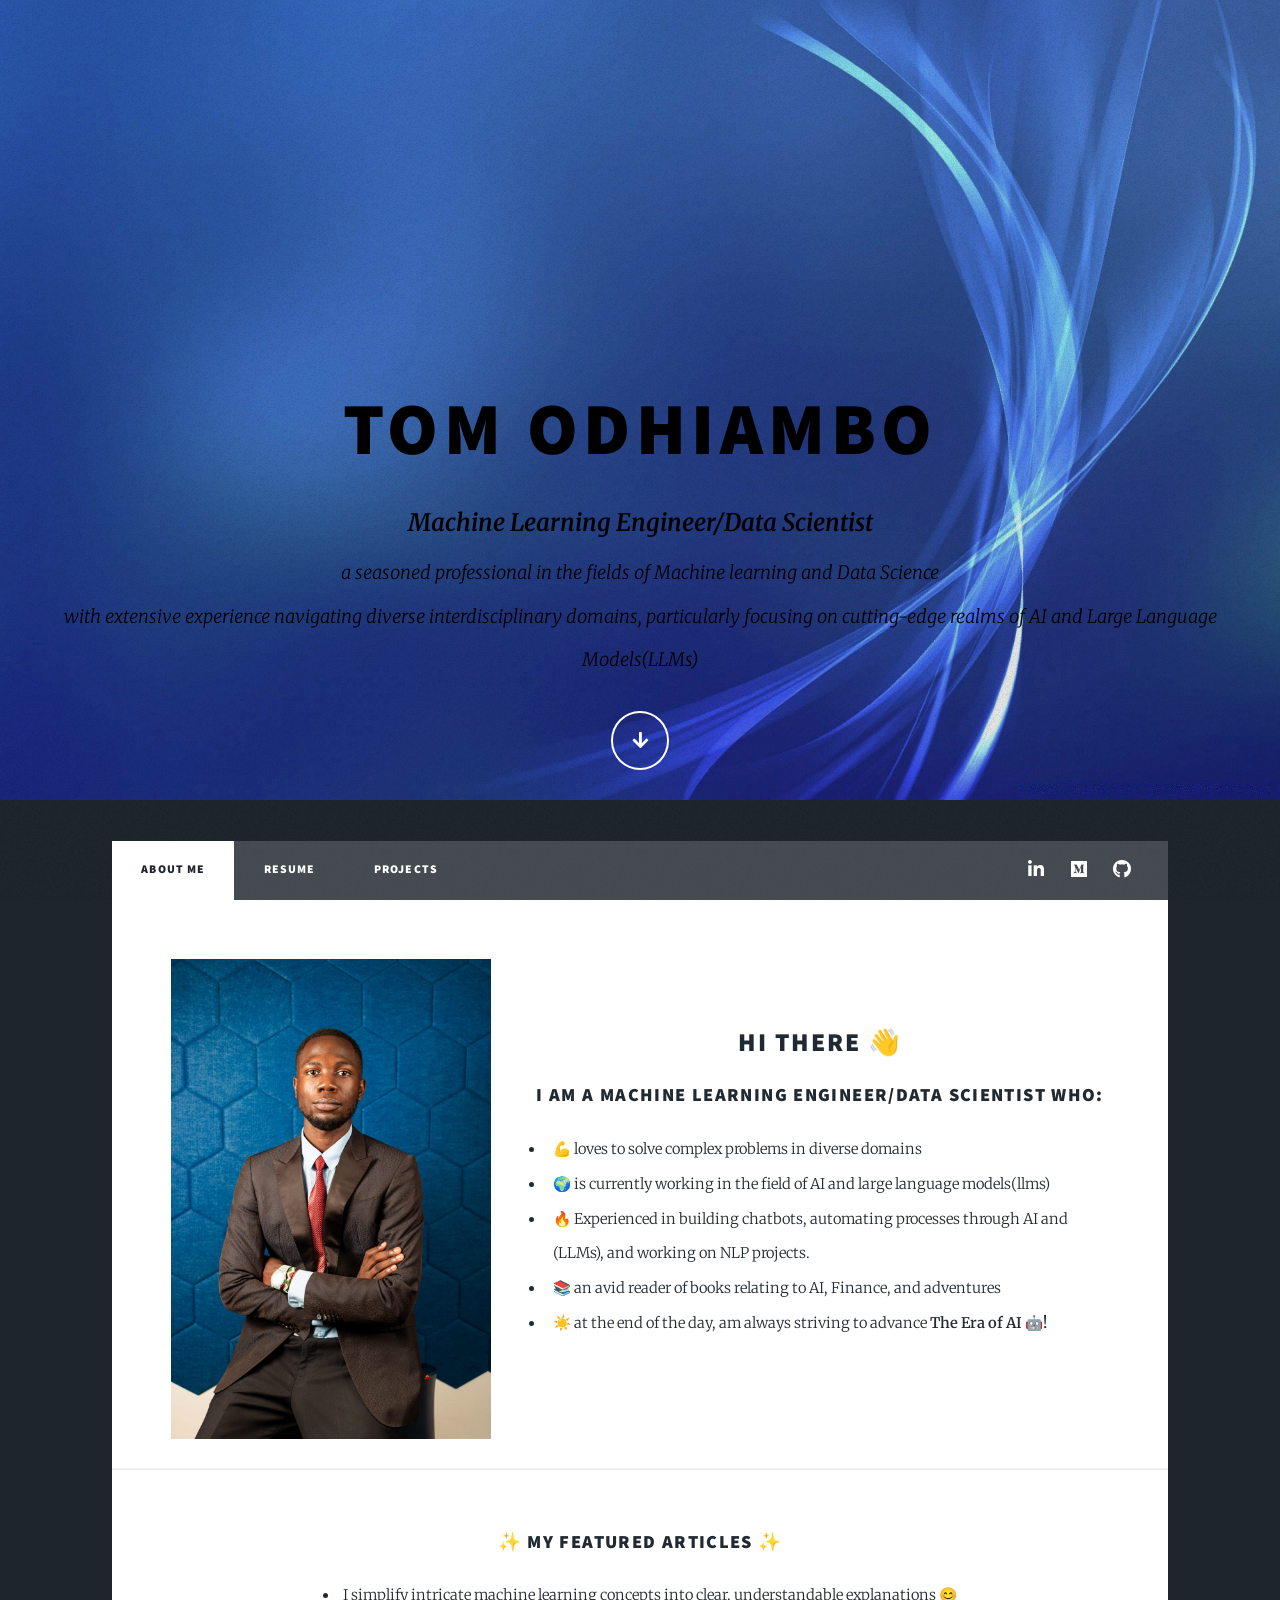
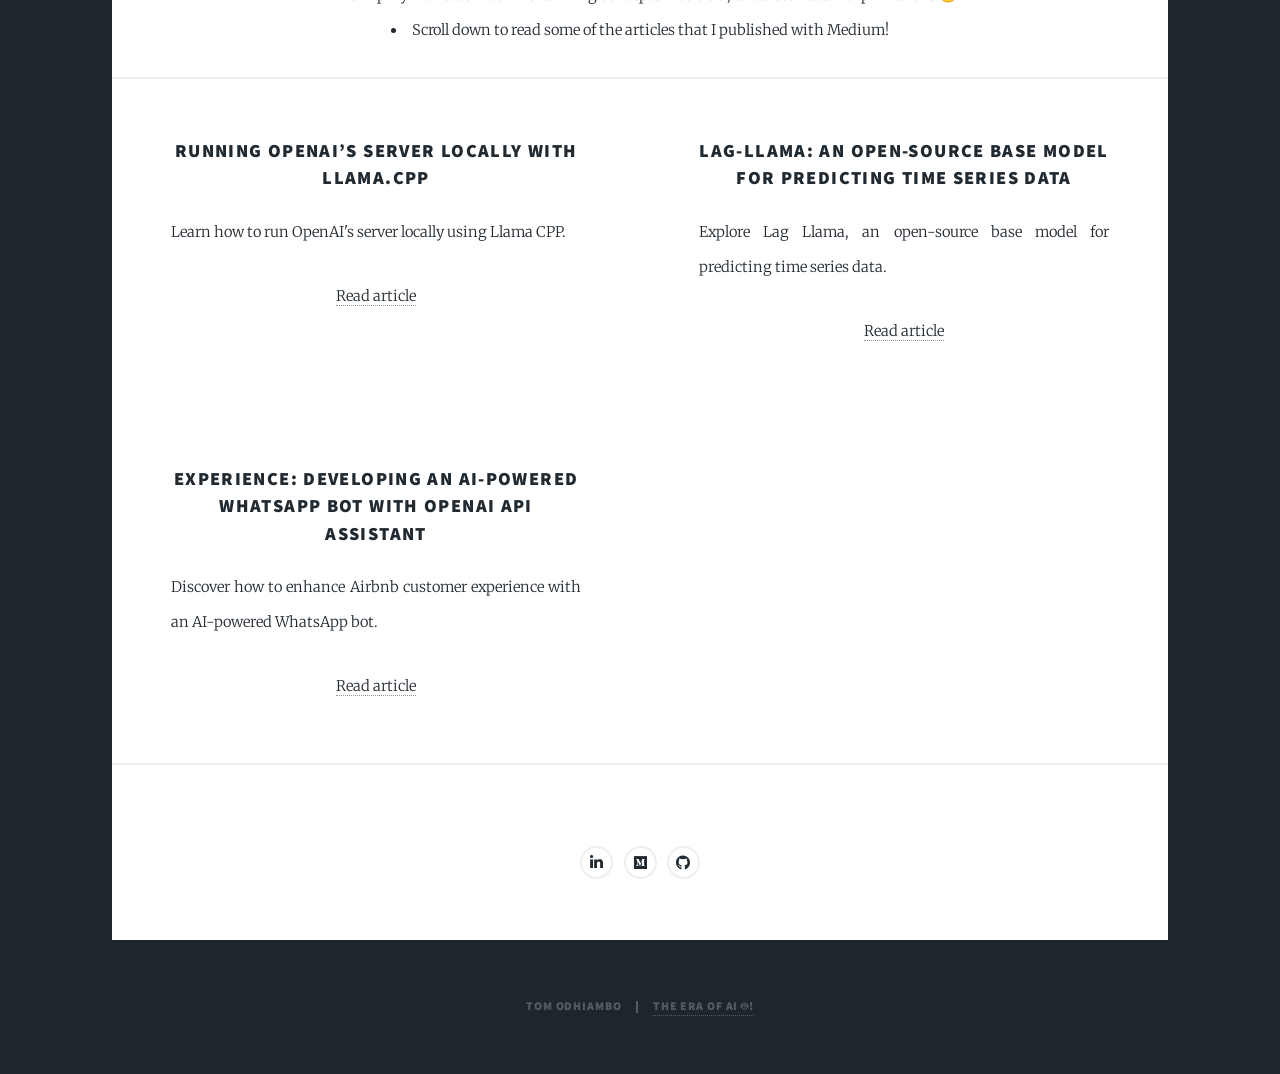
<file: index.html>
<!DOCTYPE HTML>
<!--
	Massively by HTML5 UP
	html5up.net | @ajlkn
	Free for personal and commercial use under the CCA 3.0 license (html5up.net/license)
-->
<html>
	<head>
		<title>Tom Odhiambo</title>
		<meta charset="utf-8" />
		<meta name="viewport" content="width=device-width, initial-scale=1, user-scalable=no" />
		<link rel="stylesheet" href="assets/css/main.css" />
		<noscript><link rel="stylesheet" href="assets/css/noscript.css" /></noscript>
	</head>
	<body class="is-preload">

		<!-- Wrapper -->
			<div id="wrapper" class="fade-in">

				<!-- Intro -->
					<div id="intro">
						<h1 style="color: black;">
						Tom Odhiambo
						</h1>
						<p style="color: black;"><b style="color: black;"><font size=5px>Machine Learning Engineer/Data Scientist</font></b><br> a seasoned professional in the fields of Machine learning and Data Science </br> with extensive experience navigating diverse interdisciplinary domains, particularly focusing on cutting-edge realms of AI and Large Language Models(LLMs) </p>
						<ul class="actions">
							<li><a href="#header" class="button icon solid solo fa-arrow-down scrolly">Continue</a></li>
						</ul>
					</div>

				<!-- Header -->
					<header id="header">
						<a href="index.html" class="logo">The Era of AI 🤖!</a>
					</header>

				<!-- Nav -->
					<nav id="nav">
						<ul class="links">
							<li class="active"><a href="index.html">About Me</a></li>
							<li><a href="generic.html">resume</a></li>
							<li><a href="elements.html">Projects</a></li>
						</ul>
						<ul class="icons">
							<li><a href="https://www.linkedin.com/in/tom-odhiambo/" class="icon brands fa-linkedin-in"><span class="label">LinkedIn</span></a></li>
							<li><a href="https://medium.com/@odhitom09" class="icon brands fa-medium"><span class="label">Medium</span></a></li>
							<li><a href="https://github.com/jaimboh" class="icon brands fa-github"><span class="label">GitHub</span></a></li>
						</ul>
					</nav>

				<!-- Main -->
					<div id="main">
						<!-- Featured Post -->
						<div class="image-txt-container">
							<img src="images/pic2.jpeg" width="360" height="480">
							<article class="post featured">

								<center>
								<h2>
									Hi there 👋
								</h2>
								<h3>I am  a Machine Learning Engineer/Data Scientist who:</h3></center>
								<ul>
								<li>💪 loves to solve complex problems in diverse domains</li>
								<li>🌍 is currently working in the field of AI and large language models(llms)</li>
								<li>🔥 Experienced in building chatbots, automating processes through AI and (LLMs), and working on NLP projects.</li>
								<li>📚 an avid reader of books relating to AI, Finance, and adventures</li>
								<li>☀️ at the end of the day, am always striving to advance <b>The Era of AI 🤖!</b></li>
								</ul>
							</article>
						  </div>


						

						<center>
							<h3>✨ My Featured Articles ✨</h3>
							<center>
								<li> I simplify intricate machine learning concepts into clear, understandable explanations 😊 </li>

								<li> Scroll down to read some of the articles that I published with Medium!</li>
							</center>

							</center>
						<!-- Posts -->
							<section class="posts">
								<div class="article">
									<h3>Running OpenAI’s server Locally with Llama.cpp</h3>
									<p>Learn how to run OpenAI's server locally using Llama CPP.</p>
									<a href="https://medium.com/@odhitom09/running-openais-server-locally-with-llama-cpp-5f29e0d955b7" target="_blank">Read article</a>
								</div>
								
								<div class="article">
									<h3>Lag-Llama: An Open-Source Base Model for Predicting Time Series Data</h3>
									<p>Explore Lag Llama, an open-source base model for predicting time series data.</p>
									<a href="https://medium.com/@odhitom09/lag-llama-an-open-source-base-model-for-predicting-time-series-data-2e897fddf005" target="_blank">Read article</a>
								</div>
								
								<div class="article">
									<h3>Experience: Developing an AI-Powered WhatsApp Bot with OpenAI API Assistant</h3>
									<p>Discover how to enhance Airbnb customer experience with an AI-powered WhatsApp bot.</p>
									<a href="https://medium.com/@odhitom09/enhancing-airbnb-customer-experience-developing-an-ai-powered-whatsapp-bot-with-openai-api-fc5a90a31596" target="_blank">Read article</a>
								</div>
								


								
								
								



							</section>

						<!-- Footer -->
							<footer>

								<center>

									<section>
										<h3></h3>
										<ul class="icons alt">
											<li><a href="https://www.linkedin.com/in/tom-odhiambo/" class="icon brands fa-linkedin-in"><span class="label">LinkedIn</span></a></li>
											<li><a href="https://medium.com/@odhitom09" class="icon brands fa-medium"><span class="label">Medium</span></a></li>
											<li><a href="https://github.com/jaimboh" class="icon brands fa-github"><span class="label">GitHub</span></a></li>
										</ul>
									
								</section>
							</center>
							</footer>

					</div>


					


				<!-- Copyright -->
					<div id="copyright">
						<ul><li> tom odhiambo</li><li> <a href="#">The Era of AI 🤖!</a></li></ul>
					</div>

			</div>

		<!-- Scripts -->
			<script src="assets/js/jquery.min.js"></script>
			<script src="assets/js/jquery.scrollex.min.js"></script>
			<script src="assets/js/jquery.scrolly.min.js"></script>
			<script src="assets/js/browser.min.js"></script>
			<script src="assets/js/breakpoints.min.js"></script>
			<script src="assets/js/util.js"></script>
			<script src="assets/js/main.js"></script>

	</body>
</html>
</file>
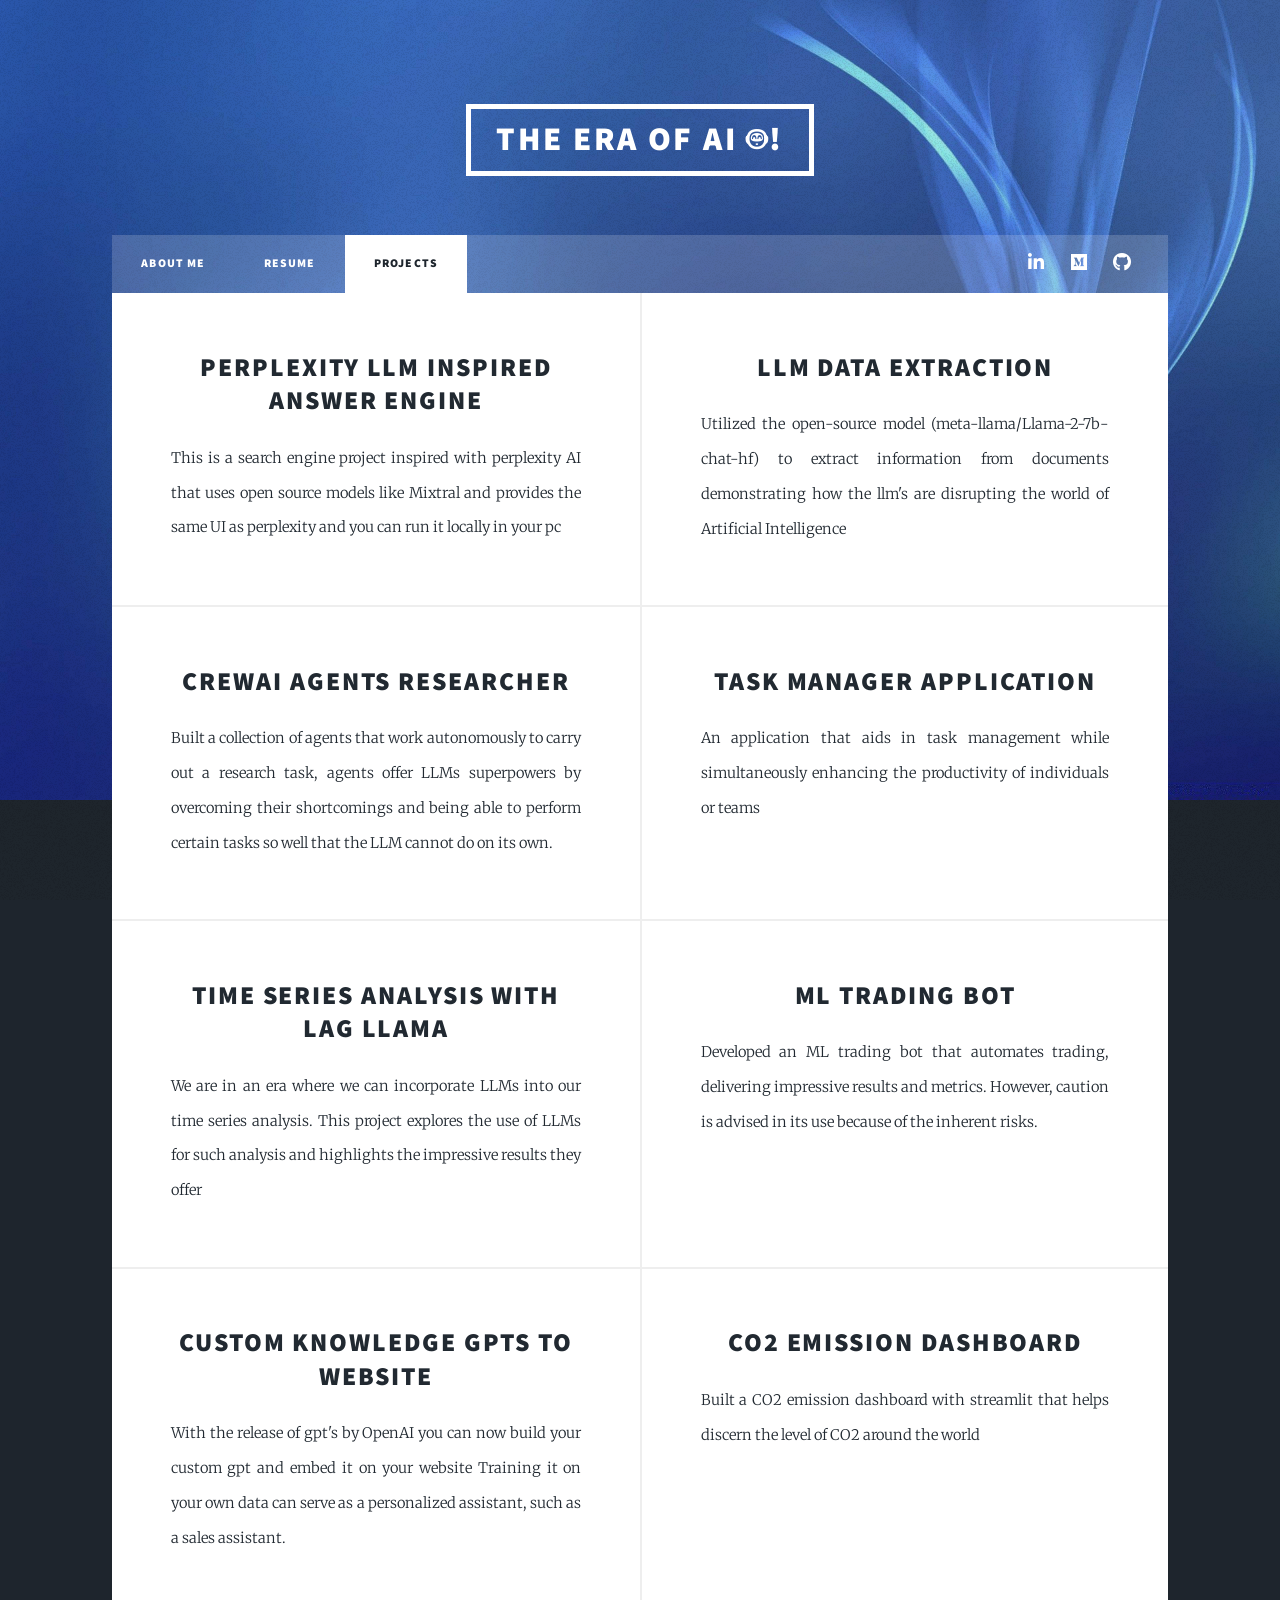
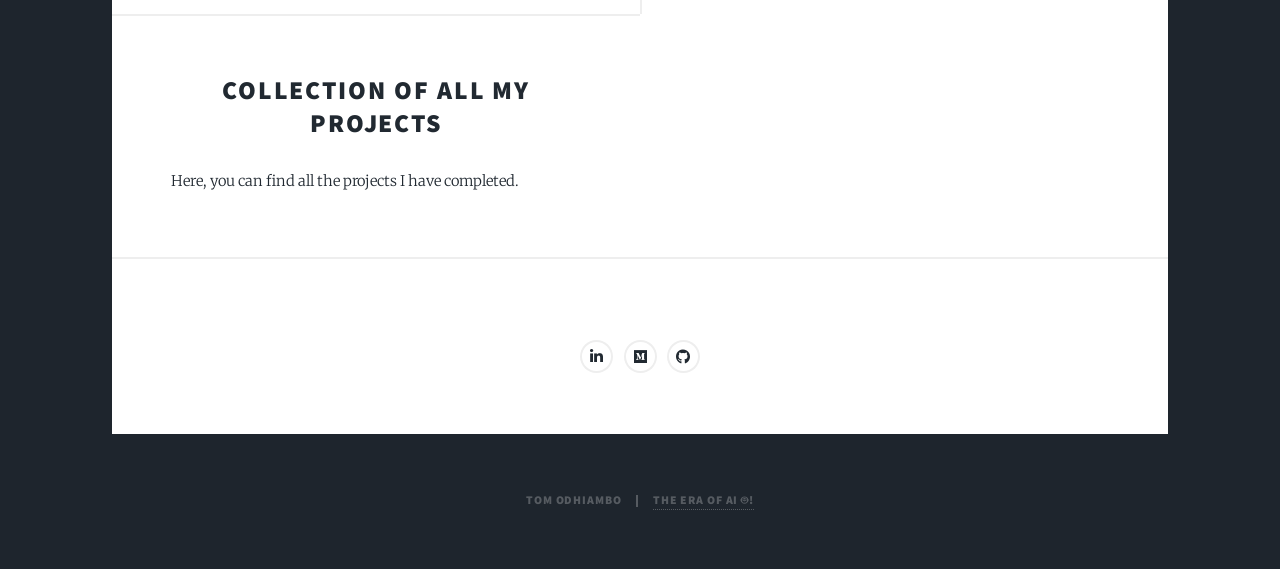
<file: elements.html>
<!DOCTYPE HTML>
<!--
	Massively by HTML5 UP
	html5up.net | @ajlkn
	Free for personal and commercial use under the CCA 3.0 license (html5up.net/license)
-->
<html>
	<head>
		<title>Tom Odhiambo - Projects</title>
		<meta charset="utf-8" />
		<meta name="viewport" content="width=device-width, initial-scale=1, user-scalable=no" />
		<link rel="stylesheet" href="assets/css/main.css" />
		<noscript><link rel="stylesheet" href="assets/css/noscript.css" /></noscript>
	</head>
	<body class="is-preload">

		<!-- Wrapper -->
			<div id="wrapper">

				<!-- Header -->
					<header id="header">
						<a href="index.html" class="logo">The Era of AI 🤖!</a>
					</header>

				<!-- Nav -->
					<nav id="nav">
						<ul class="links">
							<li><a href="index.html">About Me</a></li>
							<li><a href="generic.html">RESUME</a></li>
							<li class="active"><a href="elements.html">Projects</a></li>
						</ul>
						<ul class="icons">
							<li><a href="https://www.linkedin.com/in/tom-odhiambo/" class="icon brands fa-linkedin-in"><span class="label">LinkedIn</span></a></li>
							<li><a href="https://medium.com/@odhitom09" class="icon brands fa-medium"><span class="label">Medium</span></a></li>
							<li><a href="https://github.com/jaimboh" class="icon brands fa-github"><span class="label">GitHub</span></a></li>
						</ul>
					</nav>

				<!-- Main -->
					<div id="main">

						<section class="posts">
							
							<article>
								<a href="https://github.com/Jaimboh/perplexity-llm-answer-engine"><h2>Perplexity llm inspired answer engine</h2></a>
								<p>This is a search engine project inspired with perplexity AI that uses open source models like Mixtral and provides the same UI as perplexity and you can run it locally in your pc</p>
							</article>	
							<article>
								<a href="https://github.com/Jaimboh/LLM-information-Extraction"><h2>Llm data extraction
								</h2></a>
								<p>Utilized the open-source model (meta-llama/Llama-2-7b-chat-hf) to extract information from documents demonstrating how the llm's are disrupting the world of Artificial Intelligence</p>
							</article>
							<article>
								<a href="https://github.com/Jaimboh/crewAI-agents-researcher"><h2> CrewAI agents researcher</h2></a>
								<p>Built a collection of agents that work autonomously to carry out a research task,
									agents offer LLMs superpowers by overcoming their shortcomings and being able to perform certain tasks so well
									that the LLM cannot do on its own.</p>
							</article>
							<article>
								<a href="https://github.com/Jaimboh/Task-manager-application"><h2>Task manager application</h2></a>
								<p>An application that aids in task management while simultaneously enhancing the productivity of individuals or teams</p>
							</article>
							<article>
								<a href="https://github.com/Jaimboh/time-series-analysis-with-lag-llama"><h2>Time series analysis with lag llama</h2></a>
								<p>We are in an era where we can incorporate LLMs into our time series analysis. This project explores the use of LLMs for such analysis and highlights the impressive results they offer</p>
							</article>
							<article>
								<a href="https://github.com/Jaimboh/ML-TRADING-BOT"><h2>ML trading bot</h2></a>
								<p>Developed an ML trading bot that automates trading, delivering impressive results and metrics. However, caution is advised in its use because of the inherent risks.</p>
							</article>
							<article>
								<a href="https://github.com/Jaimboh/Custom-knowledge-gpts-to-website"><h2>Custom Knowledge gpts to website</h2></a>
								<p>With the release of gpt's by OpenAI you can now build your custom gpt and embed it on your website
									Training it on your own data can serve as a personalized assistant, such as a sales assistant. </p>
							</article>
							<article>
								<a href="https://github.com/Jaimboh/CO2-Emissions-Dashboard"><h2>CO2 emission dashboard</h2></a>
								<p>Built a CO2 emission dashboard with streamlit that helps discern the level of CO2 around the world</p>
							</article>
							<article>
								<a href="https://github.com/Jaimboh?tab=repositories"><h2>Collection of all my projects</h2></a>
								<p>Here, you can find all the projects I have completed.</p>
							</article>
							
							
							
							



						</section>


						<!-- Footer -->
						<footer>
							<center>

								<section>
									<h3></h3>
									<ul class="icons alt">
										<li><a href="https://www.linkedin.com/in/tom-odhiambo/" class="icon brands fa-linkedin-in"><span class="label">LinkedIn</span></a></li>
										<li><a href="https://medium.com/@odhitom09" class="icon brands fa-medium"><span class="label">Medium</span></a></li>
										<li><a href="https://github.com/jaimboh" class="icon brands fa-github"><span class="label">GitHub</span></a></li>
									</ul>
								
							</section>
						</center>
						</footer>

				</div>


				


			<!-- Copyright -->
				<div id="copyright">
					<ul><li> tom odhiambo</li><li> <a href="#">The Era of AI 🤖!</a></li></ul>
				</div>

			</div>

		<!-- Scripts -->
			<script src="assets/js/jquery.min.js"></script>
			<script src="assets/js/jquery.scrollex.min.js"></script>
			<script src="assets/js/jquery.scrolly.min.js"></script>
			<script src="assets/js/browser.min.js"></script>
			<script src="assets/js/breakpoints.min.js"></script>
			<script src="assets/js/util.js"></script>
			<script src="assets/js/main.js"></script>

	</body>
</html>
</file>
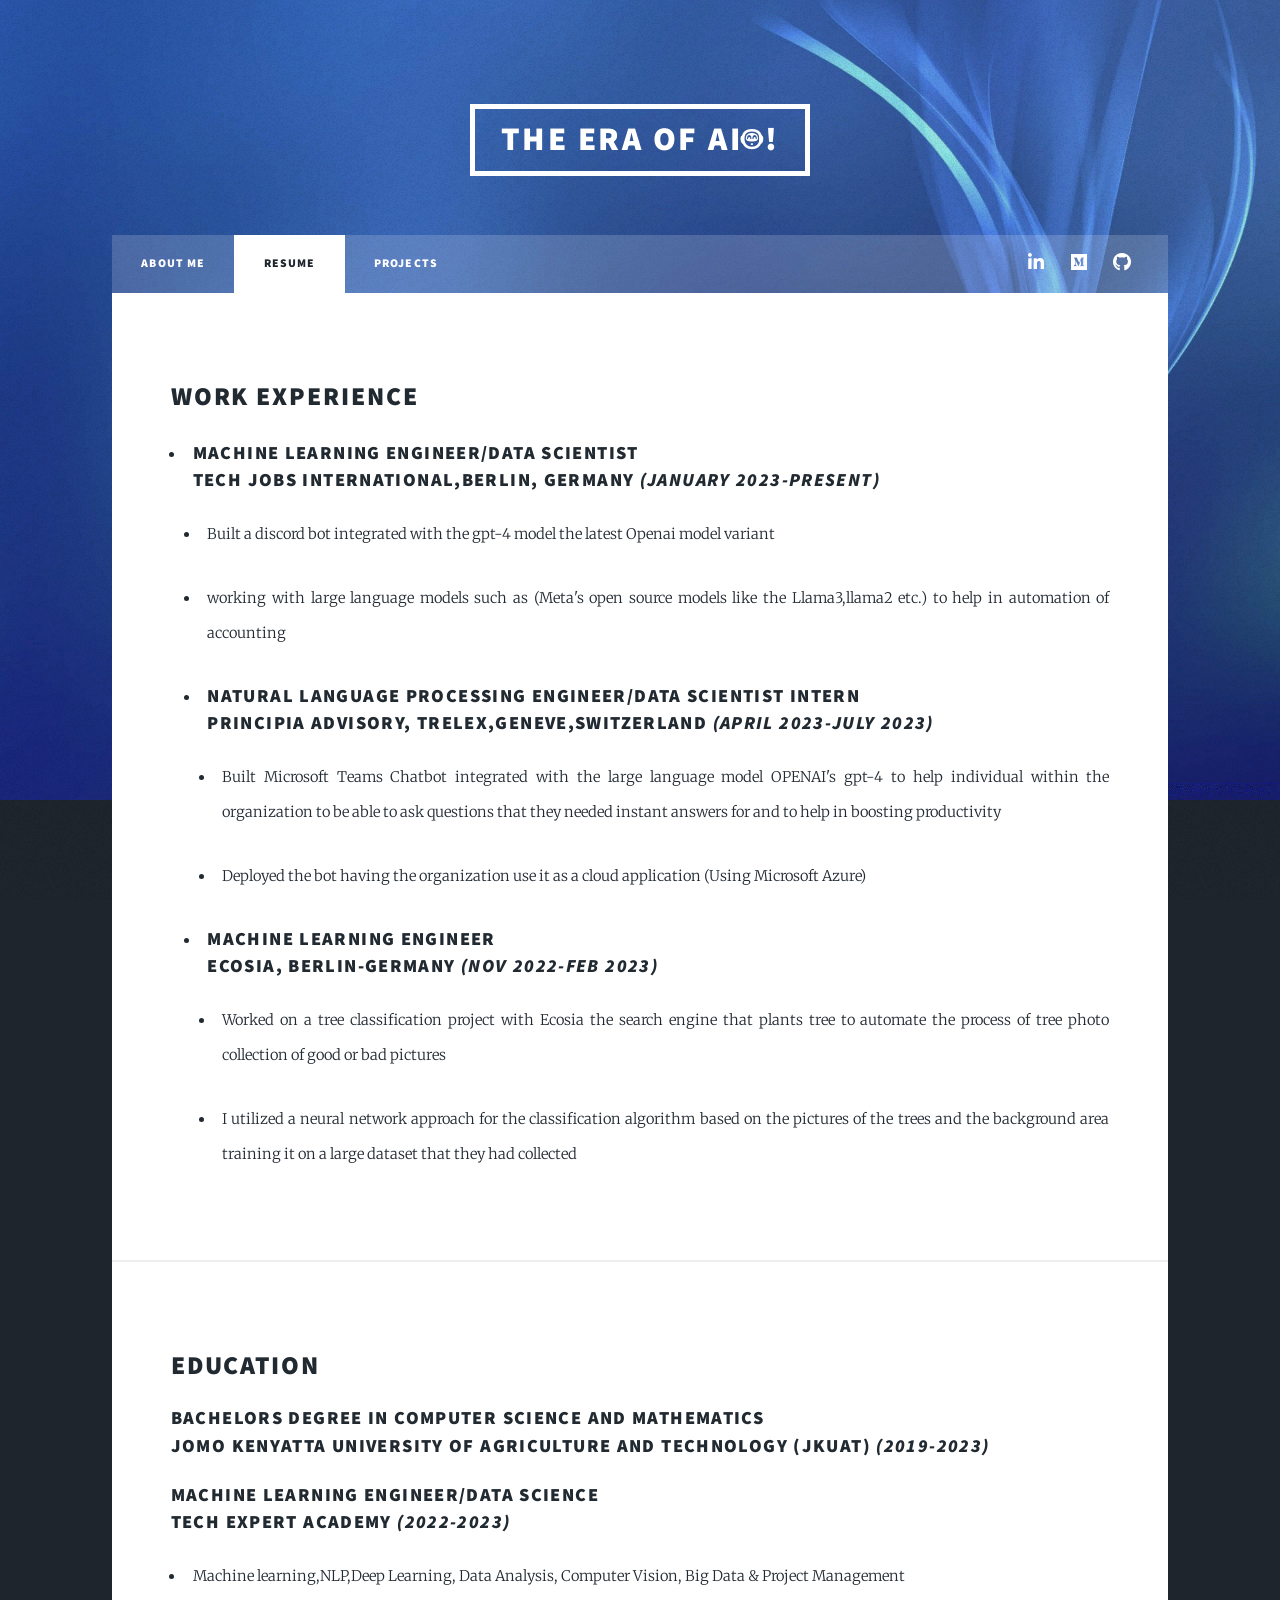
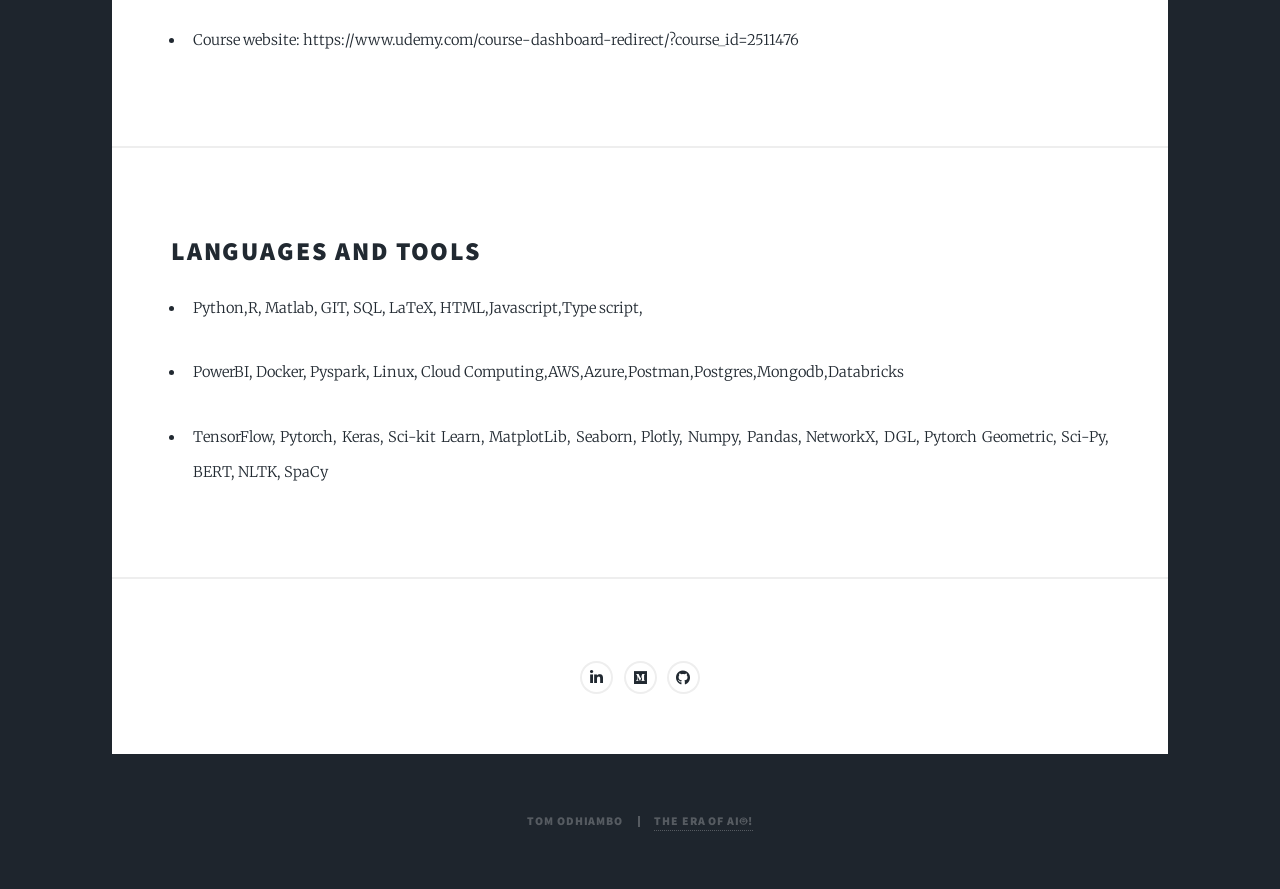
<file: generic.html>
<!DOCTYPE HTML>
<!--
	Massively by HTML5 UP
	html5up.net | @ajlkn
	Free for personal and commercial use under the CCA 3.0 license (html5up.net/license)
-->
<html>
	<head>
		<title>Tom Odhiambo - RESUME</title>
		<meta charset="utf-8" />
		<meta name="viewport" content="width=device-width, initial-scale=1, user-scalable=no" />
		<link rel="stylesheet" href="assets/css/main.css" />
		<noscript><link rel="stylesheet" href="assets/css/noscript.css" /></noscript>
	</head>
	<body class="is-preload">

		<!-- Wrapper -->
			<div id="wrapper">

				<!-- Header -->
					<header id="header">
						<a href="index.html" class="logo">The Era of AI🤖!</a>
					</header>

				<!-- Nav -->
					<nav id="nav">
						<ul class="links">
							<li><a href="index.html">About Me</a></li>
							<li class="active"><a href="generic.html">RESUME</a></li>
							<li><a href="elements.html">Projects</a></li>
						</ul>
						<ul class="icons">
							<li><a href="https://www.linkedin.com/in/tom-odhiambo/" class="icon brands fa-linkedin-in"><span class="label">LinkedIn</span></a></li>
							<li><a href="https://medium.com/@odhitom09" class="icon brands fa-medium"><span class="label">Medium</span></a></li>
							<li><a href="https://github.com/jaimboh" class="icon brands fa-github"><span class="label">GitHub</span></a></li>
						</ul>
					</nav>

				<!-- Main -->
					<div id="main">

						<!-- Post -->
							<section class="post">
								<div class="row">
								<div class="col-12 col-12-small">
								<h2>Work Experience</h2>
								<ul>
								<li><h3>Machine Learning Engineer/Data Scientist </br> Tech Jobs International,Berlin, Germany <i>(January 2023-present)</i></h3></li>
								<ul>
								<li><p>Built a discord bot integrated with the gpt-4 model the  latest Openai model variant </p></li>
								<li><p>working with large language models such as (Meta's open source models like the Llama3,llama2 etc.) to help in automation of accounting</p></li>

								<li><h3>Natural Language Processing Engineer/Data Scientist Intern </br>Principia Advisory, Trelex,Geneve,Switzerland <i>(April 2023-July 2023)</i></h3></li>
								<ul>
								<li><p>Built Microsoft Teams Chatbot integrated with the large language model OPENAI's gpt-4 to help individual within the organization to be able to ask questions that they needed instant answers for and to help in boosting productivity </p></li>
								<li><p>Deployed the bot having the organization use it as a cloud application (Using Microsoft Azure)</p></li>
							    </ul>
								<li><h3>Machine Learning Engineer </br> Ecosia, Berlin-Germany <i>(Nov 2022-Feb 2023)</i></h3></li>
								<ul>
								<li><p>Worked on a tree classification project with Ecosia the search engine that plants tree to automate the process of tree photo collection of good or bad pictures</p></li>
								<li><p>I utilized a neural network approach for the classification algorithm based on the pictures of the trees and the background area training it on a large dataset that they had collected </p></li>
							</ul>
						</ul>
						</section>
						<section class="post">
								<h2>Education</h2>
								<h3>Bachelors Degree in Computer Science and Mathematics </br> Jomo Kenyatta University of Agriculture and Technology (JKUAT) <i>(2019-2023)</i></h3>
								<h3>Machine Learning Engineer/Data Science </br> Tech Expert Academy <i>(2022-2023)</i></h3>
								<ul>
								<li><p>Machine learning,NLP,Deep Learning, Data Analysis, Computer Vision, Big Data & Project Management</p></li>
								<li><a href="https://www.techexpertacademy.com/"><p>Course website: https://www.udemy.com/course-dashboard-redirect/?course_id=2511476</p></a></li>

							</ul>
						</section>

					</section>
					<section class="post">
							<h2>Languages and Tools</h2>
							<ul>
							<li><p>Python,R, Matlab, GIT, SQL, LaTeX, HTML,Javascript,Type script,</p></li>
							<li><p>PowerBI, Docker, Pyspark, Linux, Cloud Computing,AWS,Azure,Postman,Postgres,Mongodb,Databricks </p></li>
							<li><p>TensorFlow, Pytorch, Keras, Sci-kit Learn, MatplotLib, Seaborn, Plotly, Numpy, Pandas, NetworkX, DGL, Pytorch Geometric, Sci-Py, BERT, NLTK, SpaCy </p></li>


						</ul>
					</section>



						<!-- Footer -->
						<footer>
							<center>

								<section>
									<h3></h3>
									<ul class="icons alt">
										<li><a href="https://www.linkedin.com/in/tom-odhiambo/" class="icon brands fa-linkedin-in"><span class="label">LinkedIn</span></a></li>
										<li><a href="https://medium.com/@odhitom09" class="icon brands fa-medium"><span class="label">Medium</span></a></li>
										<li><a href="https://github.com/jaimboh" class="icon brands fa-github"><span class="label">GitHub</span></a></li>
									</ul>
								
							</section>
						</center>
						</footer>

				</div>

			
						
		
				


			<!-- Copyright -->
				<div id="copyright">
					<ul><li> tom odhiambo</li><li> <a href="#">The Era of AI🤖!</a></li></ul>
				</div>


			</div>

		<!-- Scripts -->
			<script src="assets/js/jquery.min.js"></script>
			<script src="assets/js/jquery.scrollex.min.js"></script>
			<script src="assets/js/jquery.scrolly.min.js"></script>
			<script src="assets/js/browser.min.js"></script>
			<script src="assets/js/breakpoints.min.js"></script>
			<script src="assets/js/util.js"></script>
			<script src="assets/js/main.js"></script>

	</body>
</html>
</file>
<file: assets/css/main.css>
@import url(fontawesome-all.min.css);
@import url("https://fonts.googleapis.com/css?family=Merriweather:300,700,300italic,700italic|Source+Sans+Pro:900");

/*
	Massively by HTML5 UP
	html5up.net | @ajlkn
	Free for personal and commercial use under the CCA 3.0 license (html5up.net/license)
*/

html, body, div, span, applet, object,
iframe, h1, h2, h3, h4, h5, h6, p, blockquote,
pre, a, abbr, acronym, address, big, cite,
code, del, dfn, em, img, ins, kbd, q, s, samp,
small, strike, strong, sub, sup, tt, var, b,
u, i, center, dl, dt, dd, ol, ul, li, fieldset,
form, label, legend, table, caption, tbody,
tfoot, thead, tr, th, td, article, aside,
canvas, details, embed, figure, figcaption,
footer, header, hgroup, menu, nav, output, ruby,
section, summary, time, mark, audio, video {
	margin: 0;
	padding: 0;
	border: 0;
	font-size: 100%;
	font: inherit;
	vertical-align: baseline;}

article, aside, details, figcaption, figure,
footer, header, hgroup, menu, nav, section {
	display: block;}

body {
	line-height: 1;
}

ol, ul {
	list-style: none;
}

blockquote, q {
	quotes: none;
}

	blockquote:before, blockquote:after, q:before, q:after {
		content: '';
		content: none;
	}

table {
	border-collapse: collapse;
	border-spacing: 0;
}

body {
	-webkit-text-size-adjust: none;
}

mark {
	background-color: transparent;
	color: inherit;
}

input::-moz-focus-inner {
	border: 0;
	padding: 0;
}

input, select, textarea {
	-moz-appearance: none;
	-webkit-appearance: none;
	-ms-appearance: none;
	appearance: none;
}

/* Basic */

	@-ms-viewport {
		width: device-width;
	}

	body {
		-ms-overflow-style: scrollbar;
	}

	@media screen and (max-width: 480px) {

		html, body {
			min-width: 320px;
		}

	}

	html {
		box-sizing: border-box;
	}

	*, *:before, *:after {
		box-sizing: inherit;
	}

	body {
		background-color: #1e252d;
	}

		body.is-preload *, body.is-preload *:before, body.is-preload *:after {
			-moz-animation: none !important;
			-webkit-animation: none !important;
			-ms-animation: none !important;
			animation: none !important;
			-moz-transition: none !important;
			-webkit-transition: none !important;
			-ms-transition: none !important;
			transition: none !important;
		}

/* Type */

	html {
		font-size: 16pt;
	}

		@media screen and (max-width: 1680px) {

			html {
				font-size: 12pt;
			}

		}

		@media screen and (max-width: 1280px) {

			html {
				font-size: 11pt;
			}

		}

		@media screen and (max-width: 360px) {

			html {
				font-size: 10pt;
			}

		}

	body {
		color: #212931;
	}

	body, input, select, textarea {
		font-family: "Merriweather", Georgia, serif;
		font-weight: 300;
		font-size: 1rem;
		line-height: 2.375;
	}

	a {
		-moz-transition: color 0.2s ease-in-out, background-color 0.2s ease-in-out, border-color 0.2s ease-in-out, box-shadow 0.2s ease-in-out;
		-webkit-transition: color 0.2s ease-in-out, background-color 0.2s ease-in-out, border-color 0.2s ease-in-out, box-shadow 0.2s ease-in-out;
		-ms-transition: color 0.2s ease-in-out, background-color 0.2s ease-in-out, border-color 0.2s ease-in-out, box-shadow 0.2s ease-in-out;
		transition: color 0.2s ease-in-out, background-color 0.2s ease-in-out, border-color 0.2s ease-in-out, box-shadow 0.2s ease-in-out;
		border-bottom: dotted 1px;
		text-decoration: none;
	}

		a:hover {
			border-bottom-color: transparent;
		}

	strong, b {
		font-weight: 600;
	}

	em, i {
		font-style: italic;
	}

	p {
		text-align: justify;
		margin: 0 0 2rem 0;
	}

	h1, h2, h3, h4, h5, h6 {
		font-family: "Source Sans Pro", Helvetica, sans-serif;
		font-weight: 900;
		line-height: 1.5;
		letter-spacing: 0.075em;
		text-transform: uppercase;
		margin: 0 0 1rem 0;
	}

		h1 a, h2 a, h3 a, h4 a, h5 a, h6 a {
			border-bottom: 0;
			color: inherit;
			text-decoration: none;
		}

	h1 {
		font-size: 4rem;
		line-height: 1.1;
		margin: 0 0 2rem 0;
	}

	h2 {
		font-size: 1.75rem;
		line-height: 1.3;
		margin: 0 0 1.5rem 0;
	}

	h3 {
		font-size: 1.25rem;
		margin: 0 0 1.5rem 0;
	}

	h4 {
		font-size: 1rem;
	}

	h5 {
		font-size: 0.9rem;
	}

	h6 {
		font-size: 0.8rem;
	}

	sub {
		font-size: 0.8rem;
		position: relative;
		top: 0.5rem;
	}

	sup {
		font-size: 0.8rem;
		position: relative;
		top: -0.5rem;
	}

	blockquote {
		border-left: solid 4px;
		font-style: italic;
		margin: 0 0 2rem 0;
		padding: 0.5rem 0 0.5rem 2rem;
	}

	code {
		border: solid 2px;
		font-family: "Courier New", monospace;
		font-size: 0.9rem;
		margin: 0 0.25rem;
		padding: 0.25rem 0.65rem;
	}

	pre {
		-webkit-overflow-scrolling: touch;
		font-family: "Courier New", monospace;
		font-size: 0.9rem;
		margin: 0 0 2rem 0;
	}

		pre code {
			display: block;
			line-height: 1.75;
			padding: 1rem 1.5rem;
			overflow-x: auto;
		}

	hr {
		border: 0;
		border-bottom: solid 2px;
		margin: 3rem 0;
	}

		hr.major {
			margin: 5rem 0;
		}

	.align-left {
		text-align: left;
	}

	.align-center {
		text-align: center;
	}

	.align-right {
		text-align: right;
	}

	input, select, textarea {
		color: #212931;
	}

	a {
		color: #212931;
		border-bottom-color: rgba(33, 41, 49, 0.5);
	}

		a:hover {
			border-bottom-color: transparent;
			color: #18bfef !important;
		}

	strong, b {
		color: #212931;
	}

	h1, h2, h3, h4, h5, h6 {
		color: #212931;
	}

	blockquote {
		border-left-color: #eeeeee;
	}

	code {
		background: rgba(220, 220, 220, 0.25);
		border-color: #eeeeee;
	}

	hr {
		border-bottom-color: #eeeeee;
	}

/* Row */

	.row {
		display: flex;
		flex-wrap: wrap;
		box-sizing: border-box;
		align-items: stretch;
	}

		.row > * {
			box-sizing: border-box;
		}

		.row.gtr-uniform > * > :last-child {
			margin-bottom: 0;
		}

		.row.aln-left {
			justify-content: flex-start;
		}

		.row.aln-center {
			justify-content: center;
		}

		.row.aln-right {
			justify-content: flex-end;
		}

		.row.aln-top {
			align-items: flex-start;
		}

		.row.aln-middle {
			align-items: center;
		}

		.row.aln-bottom {
			align-items: flex-end;
		}

		.row > .imp {
			order: -1;
		}

		.row > .col-1 {
			width: 8.33333%;
		}

		.row > .off-1 {
			margin-left: 8.33333%;
		}

		.row > .col-2 {
			width: 16.66667%;
		}

		.row > .off-2 {
			margin-left: 16.66667%;
		}

		.row > .col-3 {
			width: 25%;
		}

		.row > .off-3 {
			margin-left: 25%;
		}

		.row > .col-4 {
			width: 33.33333%;
		}

		.row > .off-4 {
			margin-left: 33.33333%;
		}

		.row > .col-5 {
			width: 41.66667%;
		}

		.row > .off-5 {
			margin-left: 41.66667%;
		}

		.row > .col-6 {
			width: 50%;
		}

		.row > .off-6 {
			margin-left: 50%;
		}

		.row > .col-7 {
			width: 58.33333%;
		}

		.row > .off-7 {
			margin-left: 58.33333%;
		}

		.row > .col-8 {
			width: 66.66667%;
		}

		.row > .off-8 {
			margin-left: 66.66667%;
		}

		.row > .col-9 {
			width: 75%;
		}

		.row > .off-9 {
			margin-left: 75%;
		}

		.row > .col-10 {
			width: 83.33333%;
		}

		.row > .off-10 {
			margin-left: 83.33333%;
		}

		.row > .col-11 {
			width: 91.66667%;
		}

		.row > .off-11 {
			margin-left: 91.66667%;
		}

		.row > .col-12 {
			width: 100%;
		}

		.row > .off-12 {
			margin-left: 100%;
		}

		.row.gtr-0 {
			margin-top: 0;
			margin-left: 0rem;
		}

			.row.gtr-0 > * {
				padding: 0 0 0 0rem;
			}

			.row.gtr-0.gtr-uniform {
				margin-top: 0rem;
			}

				.row.gtr-0.gtr-uniform > * {
					padding-top: 0rem;
				}

		.row.gtr-25 {
			margin-top: 0;
			margin-left: -0.375rem;
		}

			.row.gtr-25 > * {
				padding: 0 0 0 0.375rem;
			}

			.row.gtr-25.gtr-uniform {
				margin-top: -0.375rem;
			}

				.row.gtr-25.gtr-uniform > * {
					padding-top: 0.375rem;
				}

		.row.gtr-50 {
			margin-top: 0;
			margin-left: -0.75rem;
		}

			.row.gtr-50 > * {
				padding: 0 0 0 0.75rem;
			}

			.row.gtr-50.gtr-uniform {
				margin-top: -0.75rem;
			}

				.row.gtr-50.gtr-uniform > * {
					padding-top: 0.75rem;
				}

		.row {
			margin-top: 0;
			margin-left: -1.5rem;
		}

			.row > * {
				padding: 0 0 0 1.5rem;
			}

			.row.gtr-uniform {
				margin-top: -1.5rem;
			}

				.row.gtr-uniform > * {
					padding-top: 1.5rem;
				}

		.row.gtr-150 {
			margin-top: 0;
			margin-left: -2.25rem;
		}

			.row.gtr-150 > * {
				padding: 0 0 0 2.25rem;
			}

			.row.gtr-150.gtr-uniform {
				margin-top: -2.25rem;
			}

				.row.gtr-150.gtr-uniform > * {
					padding-top: 2.25rem;
				}

		.row.gtr-200 {
			margin-top: 0;
			margin-left: -3rem;
		}

			.row.gtr-200 > * {
				padding: 0 0 0 3rem;
			}

			.row.gtr-200.gtr-uniform {
				margin-top: -3rem;
			}

				.row.gtr-200.gtr-uniform > * {
					padding-top: 3rem;
				}

		@media screen and (max-width: 1680px) {

			.row {
				display: flex;
				flex-wrap: wrap;
				box-sizing: border-box;
				align-items: stretch;
			}

				.row > * {
					box-sizing: border-box;
				}

				.row.gtr-uniform > * > :last-child {
					margin-bottom: 0;
				}

				.row.aln-left {
					justify-content: flex-start;
				}

				.row.aln-center {
					justify-content: center;
				}

				.row.aln-right {
					justify-content: flex-end;
				}

				.row.aln-top {
					align-items: flex-start;
				}

				.row.aln-middle {
					align-items: center;
				}

				.row.aln-bottom {
					align-items: flex-end;
				}

				.row > .imp-xlarge {
					order: -1;
				}

				.row > .col-1-xlarge {
					width: 8.33333%;
				}

				.row > .off-1-xlarge {
					margin-left: 8.33333%;
				}

				.row > .col-2-xlarge {
					width: 16.66667%;
				}

				.row > .off-2-xlarge {
					margin-left: 16.66667%;
				}

				.row > .col-3-xlarge {
					width: 25%;
				}

				.row > .off-3-xlarge {
					margin-left: 25%;
				}

				.row > .col-4-xlarge {
					width: 33.33333%;
				}

				.row > .off-4-xlarge {
					margin-left: 33.33333%;
				}

				.row > .col-5-xlarge {
					width: 41.66667%;
				}

				.row > .off-5-xlarge {
					margin-left: 41.66667%;
				}

				.row > .col-6-xlarge {
					width: 50%;
				}

				.row > .off-6-xlarge {
					margin-left: 50%;
				}

				.row > .col-7-xlarge {
					width: 58.33333%;
				}

				.row > .off-7-xlarge {
					margin-left: 58.33333%;
				}

				.row > .col-8-xlarge {
					width: 66.66667%;
				}

				.row > .off-8-xlarge {
					margin-left: 66.66667%;
				}

				.row > .col-9-xlarge {
					width: 75%;
				}

				.row > .off-9-xlarge {
					margin-left: 75%;
				}

				.row > .col-10-xlarge {
					width: 83.33333%;
				}

				.row > .off-10-xlarge {
					margin-left: 83.33333%;
				}

				.row > .col-11-xlarge {
					width: 91.66667%;
				}

				.row > .off-11-xlarge {
					margin-left: 91.66667%;
				}

				.row > .col-12-xlarge {
					width: 100%;
				}

				.row > .off-12-xlarge {
					margin-left: 100%;
				}

				.row.gtr-0 {
					margin-top: 0;
					margin-left: 0rem;
				}

					.row.gtr-0 > * {
						padding: 0 0 0 0rem;
					}

					.row.gtr-0.gtr-uniform {
						margin-top: 0rem;
					}

						.row.gtr-0.gtr-uniform > * {
							padding-top: 0rem;
						}

				.row.gtr-25 {
					margin-top: 0;
					margin-left: -0.375rem;
				}

					.row.gtr-25 > * {
						padding: 0 0 0 0.375rem;
					}

					.row.gtr-25.gtr-uniform {
						margin-top: -0.375rem;
					}

						.row.gtr-25.gtr-uniform > * {
							padding-top: 0.375rem;
						}

				.row.gtr-50 {
					margin-top: 0;
					margin-left: -0.75rem;
				}

					.row.gtr-50 > * {
						padding: 0 0 0 0.75rem;
					}

					.row.gtr-50.gtr-uniform {
						margin-top: -0.75rem;
					}

						.row.gtr-50.gtr-uniform > * {
							padding-top: 0.75rem;
						}

				.row {
					margin-top: 0;
					margin-left: -1.5rem;
				}

					.row > * {
						padding: 0 0 0 1.5rem;
					}

					.row.gtr-uniform {
						margin-top: -1.5rem;
					}

						.row.gtr-uniform > * {
							padding-top: 1.5rem;
						}

				.row.gtr-150 {
					margin-top: 0;
					margin-left: -2.25rem;
				}

					.row.gtr-150 > * {
						padding: 0 0 0 2.25rem;
					}

					.row.gtr-150.gtr-uniform {
						margin-top: -2.25rem;
					}

						.row.gtr-150.gtr-uniform > * {
							padding-top: 2.25rem;
						}

				.row.gtr-200 {
					margin-top: 0;
					margin-left: -3rem;
				}

					.row.gtr-200 > * {
						padding: 0 0 0 3rem;
					}

					.row.gtr-200.gtr-uniform {
						margin-top: -3rem;
					}

						.row.gtr-200.gtr-uniform > * {
							padding-top: 3rem;
						}

		}

		@media screen and (max-width: 1280px) {

			.row {
				display: flex;
				flex-wrap: wrap;
				box-sizing: border-box;
				align-items: stretch;
			}

				.row > * {
					box-sizing: border-box;
				}

				.row.gtr-uniform > * > :last-child {
					margin-bottom: 0;
				}

				.row.aln-left {
					justify-content: flex-start;
				}

				.row.aln-center {
					justify-content: center;
				}

				.row.aln-right {
					justify-content: flex-end;
				}

				.row.aln-top {
					align-items: flex-start;
				}

				.row.aln-middle {
					align-items: center;
				}

				.row.aln-bottom {
					align-items: flex-end;
				}

				.row > .imp-large {
					order: -1;
				}

				.row > .col-1-large {
					width: 8.33333%;
				}

				.row > .off-1-large {
					margin-left: 8.33333%;
				}

				.row > .col-2-large {
					width: 16.66667%;
				}

				.row > .off-2-large {
					margin-left: 16.66667%;
				}

				.row > .col-3-large {
					width: 25%;
				}

				.row > .off-3-large {
					margin-left: 25%;
				}

				.row > .col-4-large {
					width: 33.33333%;
				}

				.row > .off-4-large {
					margin-left: 33.33333%;
				}

				.row > .col-5-large {
					width: 41.66667%;
				}

				.row > .off-5-large {
					margin-left: 41.66667%;
				}

				.row > .col-6-large {
					width: 50%;
				}

				.row > .off-6-large {
					margin-left: 50%;
				}

				.row > .col-7-large {
					width: 58.33333%;
				}

				.row > .off-7-large {
					margin-left: 58.33333%;
				}

				.row > .col-8-large {
					width: 66.66667%;
				}

				.row > .off-8-large {
					margin-left: 66.66667%;
				}

				.row > .col-9-large {
					width: 75%;
				}

				.row > .off-9-large {
					margin-left: 75%;
				}

				.row > .col-10-large {
					width: 83.33333%;
				}

				.row > .off-10-large {
					margin-left: 83.33333%;
				}

				.row > .col-11-large {
					width: 91.66667%;
				}

				.row > .off-11-large {
					margin-left: 91.66667%;
				}

				.row > .col-12-large {
					width: 100%;
				}

				.row > .off-12-large {
					margin-left: 100%;
				}

				.row.gtr-0 {
					margin-top: 0;
					margin-left: 0rem;
				}

					.row.gtr-0 > * {
						padding: 0 0 0 0rem;
					}

					.row.gtr-0.gtr-uniform {
						margin-top: 0rem;
					}

						.row.gtr-0.gtr-uniform > * {
							padding-top: 0rem;
						}

				.row.gtr-25 {
					margin-top: 0;
					margin-left: -0.375rem;
				}

					.row.gtr-25 > * {
						padding: 0 0 0 0.375rem;
					}

					.row.gtr-25.gtr-uniform {
						margin-top: -0.375rem;
					}

						.row.gtr-25.gtr-uniform > * {
							padding-top: 0.375rem;
						}

				.row.gtr-50 {
					margin-top: 0;
					margin-left: -0.75rem;
				}

					.row.gtr-50 > * {
						padding: 0 0 0 0.75rem;
					}

					.row.gtr-50.gtr-uniform {
						margin-top: -0.75rem;
					}

						.row.gtr-50.gtr-uniform > * {
							padding-top: 0.75rem;
						}

				.row {
					margin-top: 0;
					margin-left: -1.5rem;
				}

					.row > * {
						padding: 0 0 0 1.5rem;
					}

					.row.gtr-uniform {
						margin-top: -1.5rem;
					}

						.row.gtr-uniform > * {
							padding-top: 1.5rem;
						}

				.row.gtr-150 {
					margin-top: 0;
					margin-left: -2.25rem;
				}

					.row.gtr-150 > * {
						padding: 0 0 0 2.25rem;
					}

					.row.gtr-150.gtr-uniform {
						margin-top: -2.25rem;
					}

						.row.gtr-150.gtr-uniform > * {
							padding-top: 2.25rem;
						}

				.row.gtr-200 {
					margin-top: 0;
					margin-left: -3rem;
				}

					.row.gtr-200 > * {
						padding: 0 0 0 3rem;
					}

					.row.gtr-200.gtr-uniform {
						margin-top: -3rem;
					}

						.row.gtr-200.gtr-uniform > * {
							padding-top: 3rem;
						}

		}

		@media screen and (max-width: 980px) {

			.row {
				display: flex;
				flex-wrap: wrap;
				box-sizing: border-box;
				align-items: stretch;
			}

				.row > * {
					box-sizing: border-box;
				}

				.row.gtr-uniform > * > :last-child {
					margin-bottom: 0;
				}

				.row.aln-left {
					justify-content: flex-start;
				}

				.row.aln-center {
					justify-content: center;
				}

				.row.aln-right {
					justify-content: flex-end;
				}

				.row.aln-top {
					align-items: flex-start;
				}

				.row.aln-middle {
					align-items: center;
				}

				.row.aln-bottom {
					align-items: flex-end;
				}

				.row > .imp-medium {
					order: -1;
				}

				.row > .col-1-medium {
					width: 8.33333%;
				}

				.row > .off-1-medium {
					margin-left: 8.33333%;
				}

				.row > .col-2-medium {
					width: 16.66667%;
				}

				.row > .off-2-medium {
					margin-left: 16.66667%;
				}

				.row > .col-3-medium {
					width: 25%;
				}

				.row > .off-3-medium {
					margin-left: 25%;
				}

				.row > .col-4-medium {
					width: 33.33333%;
				}

				.row > .off-4-medium {
					margin-left: 33.33333%;
				}

				.row > .col-5-medium {
					width: 41.66667%;
				}

				.row > .off-5-medium {
					margin-left: 41.66667%;
				}

				.row > .col-6-medium {
					width: 50%;
				}

				.row > .off-6-medium {
					margin-left: 50%;
				}

				.row > .col-7-medium {
					width: 58.33333%;
				}

				.row > .off-7-medium {
					margin-left: 58.33333%;
				}

				.row > .col-8-medium {
					width: 66.66667%;
				}

				.row > .off-8-medium {
					margin-left: 66.66667%;
				}

				.row > .col-9-medium {
					width: 75%;
				}

				.row > .off-9-medium {
					margin-left: 75%;
				}

				.row > .col-10-medium {
					width: 83.33333%;
				}

				.row > .off-10-medium {
					margin-left: 83.33333%;
				}

				.row > .col-11-medium {
					width: 91.66667%;
				}

				.row > .off-11-medium {
					margin-left: 91.66667%;
				}

				.row > .col-12-medium {
					width: 100%;
				}

				.row > .off-12-medium {
					margin-left: 100%;
				}

				.row.gtr-0 {
					margin-top: 0;
					margin-left: 0rem;
				}

					.row.gtr-0 > * {
						padding: 0 0 0 0rem;
					}

					.row.gtr-0.gtr-uniform {
						margin-top: 0rem;
					}

						.row.gtr-0.gtr-uniform > * {
							padding-top: 0rem;
						}

				.row.gtr-25 {
					margin-top: 0;
					margin-left: -0.375rem;
				}

					.row.gtr-25 > * {
						padding: 0 0 0 0.375rem;
					}

					.row.gtr-25.gtr-uniform {
						margin-top: -0.375rem;
					}

						.row.gtr-25.gtr-uniform > * {
							padding-top: 0.375rem;
						}

				.row.gtr-50 {
					margin-top: 0;
					margin-left: -0.75rem;
				}

					.row.gtr-50 > * {
						padding: 0 0 0 0.75rem;
					}

					.row.gtr-50.gtr-uniform {
						margin-top: -0.75rem;
					}

						.row.gtr-50.gtr-uniform > * {
							padding-top: 0.75rem;
						}

				.row {
					margin-top: 0;
					margin-left: -1.5rem;
				}

					.row > * {
						padding: 0 0 0 1.5rem;
					}

					.row.gtr-uniform {
						margin-top: -1.5rem;
					}

						.row.gtr-uniform > * {
							padding-top: 1.5rem;
						}

				.row.gtr-150 {
					margin-top: 0;
					margin-left: -2.25rem;
				}

					.row.gtr-150 > * {
						padding: 0 0 0 2.25rem;
					}

					.row.gtr-150.gtr-uniform {
						margin-top: -2.25rem;
					}

						.row.gtr-150.gtr-uniform > * {
							padding-top: 2.25rem;
						}

				.row.gtr-200 {
					margin-top: 0;
					margin-left: -3rem;
				}

					.row.gtr-200 > * {
						padding: 0 0 0 3rem;
					}

					.row.gtr-200.gtr-uniform {
						margin-top: -3rem;
					}

						.row.gtr-200.gtr-uniform > * {
							padding-top: 3rem;
						}

		}

		@media screen and (max-width: 736px) {

			.row {
				display: flex;
				flex-wrap: wrap;
				box-sizing: border-box;
				align-items: stretch;
			}

				.row > * {
					box-sizing: border-box;
				}

				.row.gtr-uniform > * > :last-child {
					margin-bottom: 0;
				}

				.row.aln-left {
					justify-content: flex-start;
				}

				.row.aln-center {
					justify-content: center;
				}

				.row.aln-right {
					justify-content: flex-end;
				}

				.row.aln-top {
					align-items: flex-start;
				}

				.row.aln-middle {
					align-items: center;
				}

				.row.aln-bottom {
					align-items: flex-end;
				}

				.row > .imp-small {
					order: -1;
				}

				.row > .col-1-small {
					width: 8.33333%;
				}

				.row > .off-1-small {
					margin-left: 8.33333%;
				}

				.row > .col-2-small {
					width: 16.66667%;
				}

				.row > .off-2-small {
					margin-left: 16.66667%;
				}

				.row > .col-3-small {
					width: 25%;
				}

				.row > .off-3-small {
					margin-left: 25%;
				}

				.row > .col-4-small {
					width: 33.33333%;
				}

				.row > .off-4-small {
					margin-left: 33.33333%;
				}

				.row > .col-5-small {
					width: 41.66667%;
				}

				.row > .off-5-small {
					margin-left: 41.66667%;
				}

				.row > .col-6-small {
					width: 50%;
				}

				.row > .off-6-small {
					margin-left: 50%;
				}

				.row > .col-7-small {
					width: 58.33333%;
				}

				.row > .off-7-small {
					margin-left: 58.33333%;
				}

				.row > .col-8-small {
					width: 66.66667%;
				}

				.row > .off-8-small {
					margin-left: 66.66667%;
				}

				.row > .col-9-small {
					width: 75%;
				}

				.row > .off-9-small {
					margin-left: 75%;
				}

				.row > .col-10-small {
					width: 83.33333%;
				}

				.row > .off-10-small {
					margin-left: 83.33333%;
				}

				.row > .col-11-small {
					width: 91.66667%;
				}

				.row > .off-11-small {
					margin-left: 91.66667%;
				}

				.row > .col-12-small {
					width: 100%;
				}

				.row > .off-12-small {
					margin-left: 100%;
				}

				.row.gtr-0 {
					margin-top: 0;
					margin-left: 0rem;
				}

					.row.gtr-0 > * {
						padding: 0 0 0 0rem;
					}

					.row.gtr-0.gtr-uniform {
						margin-top: 0rem;
					}

						.row.gtr-0.gtr-uniform > * {
							padding-top: 0rem;
						}

				.row.gtr-25 {
					margin-top: 0;
					margin-left: -0.375rem;
				}

					.row.gtr-25 > * {
						padding: 0 0 0 0.375rem;
					}

					.row.gtr-25.gtr-uniform {
						margin-top: -0.375rem;
					}

						.row.gtr-25.gtr-uniform > * {
							padding-top: 0.375rem;
						}

				.row.gtr-50 {
					margin-top: 0;
					margin-left: -0.75rem;
				}

					.row.gtr-50 > * {
						padding: 0 0 0 0.75rem;
					}

					.row.gtr-50.gtr-uniform {
						margin-top: -0.75rem;
					}

						.row.gtr-50.gtr-uniform > * {
							padding-top: 0.75rem;
						}

				.row {
					margin-top: 0;
					margin-left: -1.5rem;
				}

					.row > * {
						padding: 0 0 0 1.5rem;
					}

					.row.gtr-uniform {
						margin-top: -1.5rem;
					}

						.row.gtr-uniform > * {
							padding-top: 1.5rem;
						}

				.row.gtr-150 {
					margin-top: 0;
					margin-left: -2.25rem;
				}

					.row.gtr-150 > * {
						padding: 0 0 0 2.25rem;
					}

					.row.gtr-150.gtr-uniform {
						margin-top: -2.25rem;
					}

						.row.gtr-150.gtr-uniform > * {
							padding-top: 2.25rem;
						}

				.row.gtr-200 {
					margin-top: 0;
					margin-left: -3rem;
				}

					.row.gtr-200 > * {
						padding: 0 0 0 3rem;
					}

					.row.gtr-200.gtr-uniform {
						margin-top: -3rem;
					}

						.row.gtr-200.gtr-uniform > * {
							padding-top: 3rem;
						}

		}

		@media screen and (max-width: 480px) {

			.row {
				display: flex;
				flex-wrap: wrap;
				box-sizing: border-box;
				align-items: stretch;
			}

				.row > * {
					box-sizing: border-box;
				}

				.row.gtr-uniform > * > :last-child {
					margin-bottom: 0;
				}

				.row.aln-left {
					justify-content: flex-start;
				}

				.row.aln-center {
					justify-content: center;
				}

				.row.aln-right {
					justify-content: flex-end;
				}

				.row.aln-top {
					align-items: flex-start;
				}

				.row.aln-middle {
					align-items: center;
				}

				.row.aln-bottom {
					align-items: flex-end;
				}

				.row > .imp-xsmall {
					order: -1;
				}

				.row > .col-1-xsmall {
					width: 8.33333%;
				}

				.row > .off-1-xsmall {
					margin-left: 8.33333%;
				}

				.row > .col-2-xsmall {
					width: 16.66667%;
				}

				.row > .off-2-xsmall {
					margin-left: 16.66667%;
				}

				.row > .col-3-xsmall {
					width: 25%;
				}

				.row > .off-3-xsmall {
					margin-left: 25%;
				}

				.row > .col-4-xsmall {
					width: 33.33333%;
				}

				.row > .off-4-xsmall {
					margin-left: 33.33333%;
				}

				.row > .col-5-xsmall {
					width: 41.66667%;
				}

				.row > .off-5-xsmall {
					margin-left: 41.66667%;
				}

				.row > .col-6-xsmall {
					width: 50%;
				}

				.row > .off-6-xsmall {
					margin-left: 50%;
				}

				.row > .col-7-xsmall {
					width: 58.33333%;
				}

				.row > .off-7-xsmall {
					margin-left: 58.33333%;
				}

				.row > .col-8-xsmall {
					width: 66.66667%;
				}

				.row > .off-8-xsmall {
					margin-left: 66.66667%;
				}

				.row > .col-9-xsmall {
					width: 75%;
				}

				.row > .off-9-xsmall {
					margin-left: 75%;
				}

				.row > .col-10-xsmall {
					width: 83.33333%;
				}

				.row > .off-10-xsmall {
					margin-left: 83.33333%;
				}

				.row > .col-11-xsmall {
					width: 91.66667%;
				}

				.row > .off-11-xsmall {
					margin-left: 91.66667%;
				}

				.row > .col-12-xsmall {
					width: 100%;
				}

				.row > .off-12-xsmall {
					margin-left: 100%;
				}

				.row.gtr-0 {
					margin-top: 0;
					margin-left: 0rem;
				}

					.row.gtr-0 > * {
						padding: 0 0 0 0rem;
					}

					.row.gtr-0.gtr-uniform {
						margin-top: 0rem;
					}

						.row.gtr-0.gtr-uniform > * {
							padding-top: 0rem;
						}

				.row.gtr-25 {
					margin-top: 0;
					margin-left: -0.375rem;
				}

					.row.gtr-25 > * {
						padding: 0 0 0 0.375rem;
					}

					.row.gtr-25.gtr-uniform {
						margin-top: -0.375rem;
					}

						.row.gtr-25.gtr-uniform > * {
							padding-top: 0.375rem;
						}

				.row.gtr-50 {
					margin-top: 0;
					margin-left: -0.75rem;
				}

					.row.gtr-50 > * {
						padding: 0 0 0 0.75rem;
					}

					.row.gtr-50.gtr-uniform {
						margin-top: -0.75rem;
					}

						.row.gtr-50.gtr-uniform > * {
							padding-top: 0.75rem;
						}

				.row {
					margin-top: 0;
					margin-left: -1.5rem;
				}

					.row > * {
						padding: 0 0 0 1.5rem;
					}

					.row.gtr-uniform {
						margin-top: -1.5rem;
					}

						.row.gtr-uniform > * {
							padding-top: 1.5rem;
						}

				.row.gtr-150 {
					margin-top: 0;
					margin-left: -2.25rem;
				}

					.row.gtr-150 > * {
						padding: 0 0 0 2.25rem;
					}

					.row.gtr-150.gtr-uniform {
						margin-top: -2.25rem;
					}

						.row.gtr-150.gtr-uniform > * {
							padding-top: 2.25rem;
						}

				.row.gtr-200 {
					margin-top: 0;
					margin-left: -3rem;
				}

					.row.gtr-200 > * {
						padding: 0 0 0 3rem;
					}

					.row.gtr-200.gtr-uniform {
						margin-top: -3rem;
					}

						.row.gtr-200.gtr-uniform > * {
							padding-top: 3rem;
						}

		}

		@media screen and (max-width: 360px) {

			.row {
				display: flex;
				flex-wrap: wrap;
				box-sizing: border-box;
				align-items: stretch;
			}

				.row > * {
					box-sizing: border-box;
				}

				.row.gtr-uniform > * > :last-child {
					margin-bottom: 0;
				}

				.row.aln-left {
					justify-content: flex-start;
				}

				.row.aln-center {
					justify-content: center;
				}

				.row.aln-right {
					justify-content: flex-end;
				}

				.row.aln-top {
					align-items: flex-start;
				}

				.row.aln-middle {
					align-items: center;
				}

				.row.aln-bottom {
					align-items: flex-end;
				}

				.row > .imp-xxsmall {
					order: -1;
				}

				.row > .col-1-xxsmall {
					width: 8.33333%;
				}

				.row > .off-1-xxsmall {
					margin-left: 8.33333%;
				}

				.row > .col-2-xxsmall {
					width: 16.66667%;
				}

				.row > .off-2-xxsmall {
					margin-left: 16.66667%;
				}

				.row > .col-3-xxsmall {
					width: 25%;
				}

				.row > .off-3-xxsmall {
					margin-left: 25%;
				}

				.row > .col-4-xxsmall {
					width: 33.33333%;
				}

				.row > .off-4-xxsmall {
					margin-left: 33.33333%;
				}

				.row > .col-5-xxsmall {
					width: 41.66667%;
				}

				.row > .off-5-xxsmall {
					margin-left: 41.66667%;
				}

				.row > .col-6-xxsmall {
					width: 50%;
				}

				.row > .off-6-xxsmall {
					margin-left: 50%;
				}

				.row > .col-7-xxsmall {
					width: 58.33333%;
				}

				.row > .off-7-xxsmall {
					margin-left: 58.33333%;
				}

				.row > .col-8-xxsmall {
					width: 66.66667%;
				}

				.row > .off-8-xxsmall {
					margin-left: 66.66667%;
				}

				.row > .col-9-xxsmall {
					width: 75%;
				}

				.row > .off-9-xxsmall {
					margin-left: 75%;
				}

				.row > .col-10-xxsmall {
					width: 83.33333%;
				}

				.row > .off-10-xxsmall {
					margin-left: 83.33333%;
				}

				.row > .col-11-xxsmall {
					width: 91.66667%;
				}

				.row > .off-11-xxsmall {
					margin-left: 91.66667%;
				}

				.row > .col-12-xxsmall {
					width: 100%;
				}

				.row > .off-12-xxsmall {
					margin-left: 100%;
				}

				.row.gtr-0 {
					margin-top: 0;
					margin-left: 0rem;
				}

					.row.gtr-0 > * {
						padding: 0 0 0 0rem;
					}

					.row.gtr-0.gtr-uniform {
						margin-top: 0rem;
					}

						.row.gtr-0.gtr-uniform > * {
							padding-top: 0rem;
						}

				.row.gtr-25 {
					margin-top: 0;
					margin-left: -0.375rem;
				}

					.row.gtr-25 > * {
						padding: 0 0 0 0.375rem;
					}

					.row.gtr-25.gtr-uniform {
						margin-top: -0.375rem;
					}

						.row.gtr-25.gtr-uniform > * {
							padding-top: 0.375rem;
						}

				.row.gtr-50 {
					margin-top: 0;
					margin-left: -0.75rem;
				}

					.row.gtr-50 > * {
						padding: 0 0 0 0.75rem;
					}

					.row.gtr-50.gtr-uniform {
						margin-top: -0.75rem;
					}

						.row.gtr-50.gtr-uniform > * {
							padding-top: 0.75rem;
						}

				.row {
					margin-top: 0;
					margin-left: -1.5rem;
				}

					.row > * {
						padding: 0 0 0 1.5rem;
					}

					.row.gtr-uniform {
						margin-top: -1.5rem;
					}

						.row.gtr-uniform > * {
							padding-top: 1.5rem;
						}

				.row.gtr-150 {
					margin-top: 0;
					margin-left: -2.25rem;
				}

					.row.gtr-150 > * {
						padding: 0 0 0 2.25rem;
					}

					.row.gtr-150.gtr-uniform {
						margin-top: -2.25rem;
					}

						.row.gtr-150.gtr-uniform > * {
							padding-top: 2.25rem;
						}

				.row.gtr-200 {
					margin-top: 0;
					margin-left: -3rem;
				}

					.row.gtr-200 > * {
						padding: 0 0 0 3rem;
					}

					.row.gtr-200.gtr-uniform {
						margin-top: -3rem;
					}

						.row.gtr-200.gtr-uniform > * {
							padding-top: 3rem;
						}

		}

/* Box */

	.box {
		border: solid 2px;
		margin-bottom: 2rem;
		padding: 1.5rem;
	}

		.box > :last-child,
		.box > :last-child > :last-child,
		.box > :last-child > :last-child > :last-child {
			margin-bottom: 0;
		}

		.box.alt {
			border: 0;
			border-radius: 0;
			padding: 0;
		}

	.box {
		border-color: #eeeeee;
	}

/* Button */

	input[type="submit"],
	input[type="reset"],
	input[type="button"],
	button,
	.button {
		-moz-appearance: none;
		-webkit-appearance: none;
		-ms-appearance: none;
		appearance: none;
		-moz-transition: background-color 0.2s ease-in-out, box-shadow 0.2s ease-in-out, color 0.2s ease-in-out;
		-webkit-transition: background-color 0.2s ease-in-out, box-shadow 0.2s ease-in-out, color 0.2s ease-in-out;
		-ms-transition: background-color 0.2s ease-in-out, box-shadow 0.2s ease-in-out, color 0.2s ease-in-out;
		transition: background-color 0.2s ease-in-out, box-shadow 0.2s ease-in-out, color 0.2s ease-in-out;
		border: 0;
		border-radius: 0;
		cursor: pointer;
		display: inline-block;
		font-family: "Source Sans Pro", Helvetica, sans-serif;
		font-size: 0.8rem;
		font-weight: 900;
		letter-spacing: 0.075em;
		height: 3rem;
		line-height: 3rem;
		padding: 0 2rem;
		text-align: center;
		text-decoration: none;
		text-transform: uppercase;
		white-space: nowrap;
	}

		input[type="submit"].icon:before,
		input[type="reset"].icon:before,
		input[type="button"].icon:before,
		button.icon:before,
		.button.icon:before {
			margin-right: 0.5rem;
		}

		input[type="submit"].icon.solo,
		input[type="reset"].icon.solo,
		input[type="button"].icon.solo,
		button.icon.solo,
		.button.icon.solo {
			position: relative;
			width: 4rem;
			height: 4rem;
			line-height: 4rem;
			border-radius: 4rem;
			text-indent: 4rem;
			overflow: hidden;
			padding: 0;
			white-space: nowrap;
		}

			input[type="submit"].icon.solo:before,
			input[type="reset"].icon.solo:before,
			input[type="button"].icon.solo:before,
			button.icon.solo:before,
			.button.icon.solo:before {
				position: absolute;
				display: block;
				top: 0;
				left: 0;
				width: inherit;
				height: inherit;
				line-height: inherit;
				font-size: 1.25rem;
				margin-right: 0;
				text-align: center;
				text-indent: 0;
			}

		input[type="submit"].fit,
		input[type="reset"].fit,
		input[type="button"].fit,
		button.fit,
		.button.fit {
			width: 100%;
		}

		input[type="submit"].small,
		input[type="reset"].small,
		input[type="button"].small,
		button.small,
		.button.small {
			font-size: 0.7rem;
			height: 2.5rem;
			line-height: 2.5rem;
			padding: 0 1.5rem;
		}

		input[type="submit"].large,
		input[type="reset"].large,
		input[type="button"].large,
		button.large,
		.button.large {
			font-size: 0.9rem;
			height: 3.5rem;
			line-height: 3.5rem;
			padding: 0 2.75rem;
		}

		@media screen and (max-width: 980px) {

			input[type="submit"],
			input[type="reset"],
			input[type="button"],
			button,
			.button {
				font-size: 0.9rem;
				height: 3.25rem;
				line-height: 3.25rem;
			}

				input[type="submit"].large,
				input[type="reset"].large,
				input[type="button"].large,
				button.large,
				.button.large {
					font-size: 1rem;
					height: 3.75rem;
					line-height: 3.75rem;
				}

		}

		input[type="submit"].disabled, input[type="submit"]:disabled,
		input[type="reset"].disabled,
		input[type="reset"]:disabled,
		input[type="button"].disabled,
		input[type="button"]:disabled,
		button.disabled,
		button:disabled,
		.button.disabled,
		.button:disabled {
			pointer-events: none;
			opacity: 0.25;
		}

	input[type="submit"],
	input[type="reset"],
	input[type="button"],
	button,
	.button {
		background-color: transparent;
		box-shadow: inset 0 0 0 2px #212931;
		color: #212931 !important;
	}

		input[type="submit"]:hover,
		input[type="reset"]:hover,
		input[type="button"]:hover,
		button:hover,
		.button:hover {
			box-shadow: inset 0 0 0 2px #18bfef;
			color: #18bfef !important;
		}

		input[type="submit"].primary,
		input[type="reset"].primary,
		input[type="button"].primary,
		button.primary,
		.button.primary {
			background-color: #212931;
			box-shadow: none;
			color: #ffffff !important;
		}

			input[type="submit"].primary:hover,
			input[type="reset"].primary:hover,
			input[type="button"].primary:hover,
			button.primary:hover,
			.button.primary:hover {
				background-color: #18bfef;
			}

/* Form */

	form {
		margin: 0 0 2rem 0;
	}

		form > :last-child {
			margin-bottom: 0;
		}

		form > .fields {
			display: -moz-flex;
			display: -webkit-flex;
			display: -ms-flex;
			display: flex;
			-moz-flex-wrap: wrap;
			-webkit-flex-wrap: wrap;
			-ms-flex-wrap: wrap;
			flex-wrap: wrap;
			width: calc(100% + 3rem);
			margin: -1.5rem 0 2rem -1.5rem;
		}

			form > .fields > .field {
				-moz-flex-grow: 0;
				-webkit-flex-grow: 0;
				-ms-flex-grow: 0;
				flex-grow: 0;
				-moz-flex-shrink: 0;
				-webkit-flex-shrink: 0;
				-ms-flex-shrink: 0;
				flex-shrink: 0;
				padding: 1.5rem 0 0 1.5rem;
				width: calc(100% - 1.5rem);
			}

				form > .fields > .field.half {
					width: calc(50% - 0.75rem);
				}

				form > .fields > .field.third {
					width: calc(100%/3 - 0.5rem);
				}

				form > .fields > .field.quarter {
					width: calc(25% - 0.375rem);
				}

		@media screen and (max-width: 480px) {

			form > .fields {
				width: calc(100% + 3rem);
				margin: -1.5rem 0 2rem -1.5rem;
			}

				form > .fields > .field {
					padding: 1.5rem 0 0 1.5rem;
					width: calc(100% - 1.5rem);
				}

					form > .fields > .field.half {
						width: calc(100% - 1.5rem);
					}

					form > .fields > .field.third {
						width: calc(100% - 1.5rem);
					}

					form > .fields > .field.quarter {
						width: calc(100% - 1.5rem);
					}

		}

	label {
		display: block;
		font-family: "Source Sans Pro", Helvetica, sans-serif;
		font-weight: 900;
		line-height: 1.5;
		letter-spacing: 0.075em;
		font-size: 0.8rem;
		text-transform: uppercase;
		margin: 0 0 0.75rem 0;
	}

		@media screen and (max-width: 980px) {

			label {
				font-size: 0.9rem;
			}

		}

	input[type="text"],
	input[type="password"],
	input[type="email"],
	select,
	textarea {
		-moz-appearance: none;
		-webkit-appearance: none;
		-ms-appearance: none;
		appearance: none;
		background: transparent;
		border-radius: 0;
		border: solid 2px;
		color: inherit;
		display: block;
		outline: 0;
		padding: 0 1rem;
		text-decoration: none;
		width: 100%;
	}

		input[type="text"]:invalid,
		input[type="password"]:invalid,
		input[type="email"]:invalid,
		select:invalid,
		textarea:invalid {
			box-shadow: none;
		}

	select {
		background-size: 1.25rem;
		background-repeat: no-repeat;
		background-position: calc(100% - 1rem) center;
		height: 3rem;
		padding-right: 3rem;
		text-overflow: ellipsis;
	}

		select:focus::-ms-value {
			background-color: transparent;
		}

		select::-ms-expand {
			display: none;
		}

	input[type="text"],
	input[type="password"],
	input[type="email"],
	select {
		height: 3rem;
	}

	textarea {
		padding: 0.75rem 1rem;
	}

	input[type="checkbox"],
	input[type="radio"] {
		-moz-appearance: none;
		-webkit-appearance: none;
		-ms-appearance: none;
		appearance: none;
		display: block;
		float: left;
		margin-right: -2rem;
		opacity: 0;
		width: 1rem;
		z-index: -1;
	}

		input[type="checkbox"] + label,
		input[type="radio"] + label {
			text-decoration: none;
			cursor: pointer;
			display: inline-block;
			font-size: 1rem;
			letter-spacing: 0;
			font-family: "Merriweather", Georgia, serif;
			text-transform: none;
			font-weight: 300;
			padding-left: 2.8rem;
			padding-right: 1rem;
			position: relative;
		}

			input[type="checkbox"] + label:before,
			input[type="radio"] + label:before {
				-moz-osx-font-smoothing: grayscale;
				-webkit-font-smoothing: antialiased;
				display: inline-block;
				font-style: normal;
				font-variant: normal;
				text-rendering: auto;
				line-height: 1;
				text-transform: none !important;
				font-family: 'Font Awesome 5 Free';
				font-weight: 900;
			}

			input[type="checkbox"] + label:before,
			input[type="radio"] + label:before {
				border-radius: 0;
				border: solid 2px;
				content: '';
				display: inline-block;
				font-size: 0.8rem;
				height: 1.8rem;
				left: 0;
				line-height: 1.65rem;
				position: absolute;
				text-align: center;
				top: -0.125rem;
				width: 1.8rem;
			}

		input[type="checkbox"]:checked + label:before,
		input[type="radio"]:checked + label:before {
			content: '\f00c';
		}

	input[type="checkbox"] + label:before {
		border-radius: 0;
	}

	input[type="radio"] + label:before {
		border-radius: 100%;
	}

	::-webkit-input-placeholder {
		opacity: 1.0;
	}

	:-moz-placeholder {
		opacity: 1.0;
	}

	::-moz-placeholder {
		opacity: 1.0;
	}

	:-ms-input-placeholder {
		opacity: 1.0;
	}

	label {
		color: #212931;
	}

	input[type="text"],
	input[type="password"],
	input[type="email"],
	select,
	textarea {
		border-color: #eeeeee;
	}

		input[type="text"]:focus,
		input[type="password"]:focus,
		input[type="email"]:focus,
		select:focus,
		textarea:focus {
			border-color: #18bfef;
		}

	select {
		background-image: url("data:image/svg+xml;charset=utf8,%3Csvg xmlns='http://www.w3.org/2000/svg' width='40' height='40' preserveAspectRatio='none' viewBox='0 0 40 40'%3E%3Cpath d='M9.4,12.3l10.4,10.4l10.4-10.4c0.2-0.2,0.5-0.4,0.9-0.4c0.3,0,0.6,0.1,0.9,0.4l3.3,3.3c0.2,0.2,0.4,0.5,0.4,0.9 c0,0.4-0.1,0.6-0.4,0.9L20.7,31.9c-0.2,0.2-0.5,0.4-0.9,0.4c-0.3,0-0.6-0.1-0.9-0.4L4.3,17.3c-0.2-0.2-0.4-0.5-0.4-0.9 c0-0.4,0.1-0.6,0.4-0.9l3.3-3.3c0.2-0.2,0.5-0.4,0.9-0.4S9.1,12.1,9.4,12.3z' fill='%23eeeeee' /%3E%3C/svg%3E");
	}

		select option {
			background-color: #ffffff;
			color: #212931;
		}

	.select-wrapper:before {
		color: #eeeeee;
	}

	input[type="checkbox"] + label,
	input[type="radio"] + label {
		color: #212931;
	}

		input[type="checkbox"] + label:before,
		input[type="radio"] + label:before {
			border-color: #eeeeee;
		}

	input[type="checkbox"]:checked + label:before,
	input[type="radio"]:checked + label:before {
		background-color: #212931;
		border-color: #212931;
		color: #ffffff;
	}

	input[type="checkbox"]:focus + label:before,
	input[type="radio"]:focus + label:before {
		border-color: #18bfef;
	}

	::-webkit-input-placeholder {
		color: #909498 !important;
	}

	:-moz-placeholder {
		color: #909498 !important;
	}

	::-moz-placeholder {
		color: #909498 !important;
	}

	:-ms-input-placeholder {
		color: #909498 !important;
	}

	.formerize-placeholder {
		color: #909498 !important;
	}

/* Icon */

	.icon {
		text-decoration: none;
		border-bottom: none;
		position: relative;
	}

		.icon:before {
			-moz-osx-font-smoothing: grayscale;
			-webkit-font-smoothing: antialiased;
			display: inline-block;
			font-style: normal;
			font-variant: normal;
			text-rendering: auto;
			line-height: 1;
			text-transform: none !important;
			font-family: 'Font Awesome 5 Free';
			font-weight: 400;
		}

		.icon > .label {
			display: none;
		}

		.icon:before {
			line-height: inherit;
		}

		.icon.solid:before {
			font-weight: 900;
		}

		.icon.brands:before {
			font-family: 'Font Awesome 5 Brands';
		}

/* Image */

	.image {
		border: 0;
		display: inline-block;
		position: relative;
	}

		.image img {
			display: block;
		}

		.image.left, .image.right {
			max-width: 40%;
		}

			.image.left img, .image.right img {
				width: 100%;
			}

		.image.left {
			float: left;
			margin: 0 2rem 2rem 0;
			top: 0.75rem;
		}

		.image.right {
			float: right;
			margin: 0 0 2rem 2rem;
			top: 0.75rem;
		}

		.image.fit {
			display: block;
			margin: 2.5rem 0;
			width: 100%;
		}

			.image.fit:first-child {
				margin-top: 0;
			}

			.image.fit img {
				width: 100%;
			}

		.image.main {
			display: block;
			margin: 4rem 0;
			width: 100%;
		}

			.image.main:first-child {
				margin-top: 0;
			}

			.image.main img {
				width: 100%;
			}

		@media screen and (max-width: 736px) {

			.image.fit {
				margin: 2rem 0;
			}

			.image.main {
				margin: 2rem 0;
			}

		}

	a.image {
		overflow: hidden;
	}

		a.image img {
			-moz-transition: -moz-transform 0.2s ease-out;
			-webkit-transition: -webkit-transform 0.2s ease-out;
			-ms-transition: -ms-transform 0.2s ease-out;
			transition: transform 0.2s ease-out;
		}

		a.image:hover img {
			-moz-transform: scale(1.05);
			-webkit-transform: scale(1.05);
			-ms-transform: scale(1.05);
			transform: scale(1.05);
		}

/* Actions */

	ul.actions {
		display: -moz-flex;
		display: -webkit-flex;
		display: -ms-flex;
		display: flex;
		cursor: default;
		list-style: none;
		margin-left: -1rem;
		padding-left: 0;
	}

		ul.actions li {
			padding: 0 0 0 1rem;
			vertical-align: middle;
		}

		ul.actions.special {
			-moz-justify-content: center;
			-webkit-justify-content: center;
			-ms-justify-content: center;
			justify-content: center;
			width: 100%;
			margin-left: 0;
		}

			ul.actions.special li:first-child {
				padding-left: 0;
			}

		ul.actions.stacked {
			-moz-flex-direction: column;
			-webkit-flex-direction: column;
			-ms-flex-direction: column;
			flex-direction: column;
			margin-left: 0;
		}

			ul.actions.stacked li {
				padding: 1.3rem 0 0 0;
			}

				ul.actions.stacked li:first-child {
					padding-top: 0;
				}

		ul.actions.fit {
			width: calc(100% + 1rem);
		}

			ul.actions.fit li {
				-moz-flex-grow: 1;
				-webkit-flex-grow: 1;
				-ms-flex-grow: 1;
				flex-grow: 1;
				-moz-flex-shrink: 1;
				-webkit-flex-shrink: 1;
				-ms-flex-shrink: 1;
				flex-shrink: 1;
				width: 100%;
			}

				ul.actions.fit li > * {
					width: 100%;
				}

			ul.actions.fit.stacked {
				width: 100%;
			}

		@media screen and (max-width: 480px) {

			ul.actions:not(.fixed) {
				-moz-flex-direction: column;
				-webkit-flex-direction: column;
				-ms-flex-direction: column;
				flex-direction: column;
				margin-left: 0;
				width: 100% !important;
			}

				ul.actions:not(.fixed) li {
					-moz-flex-grow: 1;
					-webkit-flex-grow: 1;
					-ms-flex-grow: 1;
					flex-grow: 1;
					-moz-flex-shrink: 1;
					-webkit-flex-shrink: 1;
					-ms-flex-shrink: 1;
					flex-shrink: 1;
					padding: 1rem 0 0 0;
					text-align: center;
					width: 100%;
				}

					ul.actions:not(.fixed) li > * {
						width: 100%;
					}

					ul.actions:not(.fixed) li:first-child {
						padding-top: 0;
					}

					ul.actions:not(.fixed) li input[type="submit"],
					ul.actions:not(.fixed) li input[type="reset"],
					ul.actions:not(.fixed) li input[type="button"],
					ul.actions:not(.fixed) li button,
					ul.actions:not(.fixed) li .button {
						width: 100%;
					}

						ul.actions:not(.fixed) li input[type="submit"].icon:before,
						ul.actions:not(.fixed) li input[type="reset"].icon:before,
						ul.actions:not(.fixed) li input[type="button"].icon:before,
						ul.actions:not(.fixed) li button.icon:before,
						ul.actions:not(.fixed) li .button.icon:before {
							margin-left: -0.5rem;
						}

		}

/* Icons */

	ul.icons {
		cursor: default;
		list-style: none;
		padding-left: 0;
	}

		ul.icons li {
			display: inline-block;
			padding: 0 0.5rem 0 0;
			vertical-align: middle;
		}

			ul.icons li:last-child {
				padding-right: 0;
			}

			ul.icons li .icon:before {
				width: 2.25rem;
				height: 2.25rem;
				line-height: 2.25rem;
				display: inline-block;
				text-align: center;
				border-radius: 100%;
				font-size: 1.25rem;
			}

		ul.icons.alt li .icon:before {
			-moz-transition: color 0.2s ease-in-out, background-color 0.2s ease-in-out, border-color 0.2s ease-in-out, box-shadow 0.2s ease-in-out;
			-webkit-transition: color 0.2s ease-in-out, background-color 0.2s ease-in-out, border-color 0.2s ease-in-out, box-shadow 0.2s ease-in-out;
			-ms-transition: color 0.2s ease-in-out, background-color 0.2s ease-in-out, border-color 0.2s ease-in-out, box-shadow 0.2s ease-in-out;
			transition: color 0.2s ease-in-out, background-color 0.2s ease-in-out, border-color 0.2s ease-in-out, box-shadow 0.2s ease-in-out;
			font-size: 1rem;
		}

/* List */

	ol {
		list-style: decimal;
		margin: 0 0 2rem 0;
		padding-left: 1.25rem;
	}

		ol li {
			padding-left: 0.25rem;
		}

	ul {
		list-style: disc;
		margin: 0 0 2rem 0;
		padding-left: 1rem;
	}

		ul li {
			padding-left: 0.5rem;
		}

		ul.divided {
			list-style: none;
			padding-left: 0;
		}

			ul.divided li {
				border-top: solid 1px;
				padding: 0.5rem 0;
			}

				ul.divided li:first-child {
					border-top: 0;
					padding-top: 0;
				}

	dl {
		margin: 0 0 2rem 0;
	}

		dl dt {
			display: block;
			font-weight: 600;
			margin: 0 0 1rem 0;
		}

		dl dd {
			margin-left: 2rem;
		}

	ul.divided li {
		border-top-color: #eeeeee;
	}

	ul.icons li a.icon:hover:before {
		color: #18bfef;
	}

	ul.icons.alt li .icon:before {
		box-shadow: inset 0 0 0 2px #eeeeee;
	}

	ul.icons.alt li a.icon:hover:before {
		box-shadow: inset 0 0 0 2px #18bfef;
	}

/* Section/Article */

	section.special, article.special {
		text-align: center;
	}

	header {
		cursor: default;
	}

		header > .date {
			display: block;
			font-size: 0.8rem;
			height: 1;
			margin: 0 0 1rem 0;
			position: relative;
		}

		header > p {
			font-style: italic;
		}

		header > h1 + p {
			font-size: 1.1rem;
			margin-top: -0.5rem;
			line-height: 2;
		}

		header > h2 + p {
			font-size: 1rem;
			margin-top: -0.75rem;
		}

		header > h3 + p {
			font-size: 0.9rem;
			margin-top: -0.75rem;
		}

		header > h4 + p {
			font-size: 0.8rem;
			margin-top: -0.75rem;
		}

		header.major {
			margin: 0 0 4rem 0;
			text-align: center;
		}

			header.major > :last-child {
				margin-bottom: 0;
			}

			header.major > p {
				margin-top: 0;
				text-align: center;
			}

			header.major > .date {
				font-size: 1rem;
				margin: 0 0 4rem 0;
			}

				header.major > .date:before, header.major > .date:after {
					content: '';
					display: block;
					position: absolute;
					top: 50%;
					width: calc(50% - 6rem);
					border-top: solid 2px;
				}

				header.major > .date:before {
					left: 0;
				}

				header.major > .date:after {
					right: 0;
				}

		@media screen and (max-width: 980px) {

			header br {
				display: none;
			}

		}

		@media screen and (max-width: 736px) {

			header.major {
				margin: 0 0 2rem 0;
			}

		}

	header.major .date:before, header.major .date:after {
		border-top-color: #eeeeee;
	}

/* Table */

	.table-wrapper {
		-webkit-overflow-scrolling: touch;
		overflow-x: auto;
	}

	table {
		margin: 0 0 2rem 0;
		width: 100%;
	}

		table tbody tr {
			border: solid 1px;
			border-left: 0;
			border-right: 0;
		}

		table td {
			padding: 0.75rem 0.75rem;
		}

		table th {
			font-family: "Source Sans Pro", Helvetica, sans-serif;
			font-size: 0.8rem;
			font-weight: 900;
			letter-spacing: 0.075em;
			line-height: 1.5;
			padding: 0 0.75rem 0.75rem 0.75rem;
			text-align: left;
			text-transform: uppercase;
		}

			@media screen and (max-width: 980px) {

				table th {
					font-size: 0.9rem;
				}

			}

		table thead {
			border-bottom: solid 2px;
		}

		table tfoot {
			border-top: solid 2px;
		}

		table.alt {
			border-collapse: separate;
		}

			table.alt tbody tr td {
				border: solid 1px;
				border-left-width: 0;
				border-top-width: 0;
			}

				table.alt tbody tr td:first-child {
					border-left-width: 1px;
				}

			table.alt tbody tr:first-child td {
				border-top-width: 1px;
			}

			table.alt thead {
				border-bottom: 0;
			}

			table.alt tfoot {
				border-top: 0;
			}

	table tbody tr {
		border-color: #eeeeee;
	}

		table tbody tr:nth-child(2n + 1) {
			background-color: rgba(220, 220, 220, 0.25);
		}

	table th {
		color: #212931;
	}

	table thead {
		border-bottom-color: #eeeeee;
	}

	table tfoot {
		border-top-color: #eeeeee;
	}

	table.alt tbody tr td {
		border-color: #eeeeee;
	}

/* Pagination */

	.pagination {
		display: -moz-inline-flex;
		display: -webkit-inline-flex;
		display: -ms-inline-flex;
		display: inline-flex;
		-moz-user-select: none;
		-webkit-user-select: none;
		-ms-user-select: none;
		user-select: none;
		cursor: default;
		list-style: none;
		margin: 0 0 2rem 2px;
		padding: 0;
	}

		.pagination a, .pagination span {
			-moz-transition: background-color 0.2s ease-in-out, border-color 0.2s ease-in-out, box-shadow 0.2s ease-in-out, color 0.2s ease-in-out;
			-webkit-transition: background-color 0.2s ease-in-out, border-color 0.2s ease-in-out, box-shadow 0.2s ease-in-out, color 0.2s ease-in-out;
			-ms-transition: background-color 0.2s ease-in-out, border-color 0.2s ease-in-out, box-shadow 0.2s ease-in-out, color 0.2s ease-in-out;
			transition: background-color 0.2s ease-in-out, border-color 0.2s ease-in-out, box-shadow 0.2s ease-in-out, color 0.2s ease-in-out;
			border: solid 2px;
			display: inline-block;
			font-family: "Source Sans Pro", Helvetica, sans-serif;
			font-size: 0.8rem;
			font-weight: 900;
			height: 3rem;
			letter-spacing: 0.075em;
			line-height: calc(3rem - 4px);
			margin-left: -2px;
			min-width: 3rem;
			position: relative;
			text-align: center;
			text-decoration: none;
			text-transform: uppercase;
		}

		.pagination .next, .pagination .previous {
			text-decoration: none;
			padding: 0 1.75rem;
		}

			.pagination .next:before, .pagination .previous:before {
				-moz-osx-font-smoothing: grayscale;
				-webkit-font-smoothing: antialiased;
				display: inline-block;
				font-style: normal;
				font-variant: normal;
				text-rendering: auto;
				line-height: 1;
				text-transform: none !important;
				font-family: 'Font Awesome 5 Free';
				font-weight: 900;
			}

			.pagination .next:before, .pagination .previous:before {
				display: inline-block;
				color: inherit !important;
				line-height: inherit;
			}

		.pagination .previous:before {
			content: '\f104';
			margin-right: 0.9375em;
		}

		.pagination .next:before {
			content: '\f105';
			float: right;
			margin-left: 0.9375em;
		}

		@media screen and (max-width: 980px) {

			.pagination a, .pagination span {
				font-size: 0.9rem;
			}

		}

		@media screen and (max-width: 480px) {

			.pagination .page, .pagination .extra {
				display: none;
			}

		}

	.pagination a, .pagination span {
		border-color: #eeeeee;
	}

	.pagination a {
		color: #212931 !important;
	}

		.pagination a:hover {
			color: #18bfef !important;
			border-color: #18bfef;
			z-index: 1;
		}

			.pagination a:hover + a,
			.pagination a:hover + span {
				border-left-color: #18bfef;
			}

		.pagination a.active {
			background-color: #eeeeee;
		}

	.pagination span {
		color: #eeeeee;
	}

/* Wrapper */

	#wrapper {
		-moz-transition: opacity 0.5s ease;
		-webkit-transition: opacity 0.5s ease;
		-ms-transition: opacity 0.5s ease;
		transition: opacity 0.5s ease;
		position: relative;
		z-index: 1;
		overflow: hidden;
	}

		#wrapper > .bg {
			position: absolute;
			top: 0;
			left: 0;
			width: 100%;
			height: 100%;
			background-color: #212931;
			background-image: url("../../images/overlay.png"), linear-gradient(0deg, rgba(0, 0, 0, 0.1), rgba(0, 0, 0, 0.1)), url("../../images/bg.jpg");
			background-size: auto,								auto,														100% auto;
			background-position: center,								center,														top center;
			background-repeat: repeat,								no-repeat,													no-repeat;
			background-attachment: scroll,								scroll,														scroll;
			z-index: -1;
		}

			#wrapper > .bg.fixed {
				position: fixed;
				width: 100vw;
				height: 100vh;
			}

		#wrapper.fade-in:before {
			pointer-events: none;
			-moz-transition: opacity 1s ease-in-out;
			-webkit-transition: opacity 1s ease-in-out;
			-ms-transition: opacity 1s ease-in-out;
			transition: opacity 1s ease-in-out;
			-moz-transition-delay: 0.75s;
			-webkit-transition-delay: 0.75s;
			-ms-transition-delay: 0.75s;
			transition-delay: 0.75s;
			background: #1e252d;
			content: '';
			display: block;
			height: 100%;
			left: 0;
			opacity: 0;
			position: fixed;
			top: 0;
			width: 100%;
		}

		body.is-preload #wrapper.fade-in:before {
			opacity: 1;
		}

		@media screen and (orientation: portrait) {

			#wrapper > .bg {
				background-size: auto,								auto,														auto 175%;
			}

		}

/* Intro */

	#intro {
		color: #ffffff;
		padding: 8rem 4rem 6rem 4rem ;
		-moz-align-items: center;
		-webkit-align-items: center;
		-ms-align-items: center;
		align-items: center;
		display: -moz-flex;
		display: -webkit-flex;
		display: -ms-flex;
		display: flex;
		-moz-flex-direction: column;
		-webkit-flex-direction: column;
		-ms-flex-direction: column;
		flex-direction: column;
		-moz-justify-content: -moz-flex-end;
		-webkit-justify-content: -webkit-flex-end;
		-ms-justify-content: -ms-flex-end;
		justify-content: flex-end;
		-moz-transition: opacity 1s ease, -moz-transform 1s ease;
		-webkit-transition: opacity 1s ease, -webkit-transform 1s ease;
		-ms-transition: opacity 1s ease, -ms-transform 1s ease;
		transition: opacity 1s ease, transform 1s ease;
		position: relative;
		cursor: default;
		text-align: center;
		z-index: 1;
		min-height: 100vh;
	}

		#intro input, #intro select, #intro textarea {
			color: #ffffff;
		}

		#intro a {
			color: #ffffff;
			border-bottom-color: rgba(255, 255, 255, 0.5);
		}

			#intro a:hover {
				border-bottom-color: transparent;
				color: #18bfef !important;
			}

		#intro strong, #intro b {
			color: #ffffff;
		}

		#intro h1, #intro h2, #intro h3, #intro h4, #intro h5, #intro h6 {
			color: #ffffff;
		}

		#intro blockquote {
			border-left-color: #ffffff;
		}

		#intro code {
			background: rgba(255, 255, 255, 0.075);
			border-color: #ffffff;
		}

		#intro hr {
			border-bottom-color: #ffffff;
		}

		#intro input[type="submit"],
		#intro input[type="reset"],
		#intro input[type="button"],
		#intro button,
		#intro .button {
			background-color: transparent;
			box-shadow: inset 0 0 0 2px #ffffff;
			color: #ffffff !important;
		}

			#intro input[type="submit"]:hover,
			#intro input[type="reset"]:hover,
			#intro input[type="button"]:hover,
			#intro button:hover,
			#intro .button:hover {
				box-shadow: inset 0 0 0 2px #18bfef;
				color: #18bfef !important;
			}

			#intro input[type="submit"].primary,
			#intro input[type="reset"].primary,
			#intro input[type="button"].primary,
			#intro button.primary,
			#intro .button.primary {
				background-color: #ffffff;
				box-shadow: none;
				color: #1e252d !important;
			}

				#intro input[type="submit"].primary:hover,
				#intro input[type="reset"].primary:hover,
				#intro input[type="button"].primary:hover,
				#intro button.primary:hover,
				#intro .button.primary:hover {
					background-color: #18bfef;
				}

		#intro h1 {
			font-size: 5rem;
			line-height: 1;
		}

		#intro p {
			font-size: 1.25rem;
			font-style: italic;
			margin-top: -0.25rem;
			text-align: center;
		}

		#intro + #header {
			margin-top: -20rem;
		}

			#intro + #header .logo {
				-moz-transform: translateY(2rem);
				-webkit-transform: translateY(2rem);
				-ms-transform: translateY(2rem);
				transform: translateY(2rem);
				opacity: 0;
				visibility: hidden;
			}

		#intro.hidden {
			pointer-events: none;
			-moz-transform: translateY(2rem);
			-webkit-transform: translateY(2rem);
			-ms-transform: translateY(2rem);
			transform: translateY(2rem);
			-moz-transition: opacity 0.5s ease, -moz-transform 0.5s ease, visibility 0.5s;
			-webkit-transition: opacity 0.5s ease, -webkit-transform 0.5s ease, visibility 0.5s;
			-ms-transition: opacity 0.5s ease, -ms-transform 0.5s ease, visibility 0.5s;
			transition: opacity 0.5s ease, transform 0.5s ease, visibility 0.5s;
			opacity: 0;
			visibility: hidden;
		}

			#intro.hidden + #header .logo {
				-moz-transform: translateY(0);
				-webkit-transform: translateY(0);
				-ms-transform: translateY(0);
				transform: translateY(0);
				opacity: 1;
				visibility: visible;
			}

		body.is-preload #intro {
			-moz-transform: translateY(2rem);
			-webkit-transform: translateY(2rem);
			-ms-transform: translateY(2rem);
			transform: translateY(2rem);
			opacity: 0;
		}

			body.is-preload #intro:not(.hidden) + #header + #nav {
				-moz-transform: translateY(4rem);
				-webkit-transform: translateY(4rem);
				-ms-transform: translateY(4rem);
				transform: translateY(4rem);
				opacity: 0;
			}

		@media screen and (max-width: 980px) {

			#intro {
				padding: 4rem 4rem 2rem 4rem ;
				min-height: 90vh;
			}

				#intro p br {
					display: none;
				}

				#intro + #header {
					margin-top: -14rem;
				}

		}

		@media screen and (max-width: 736px) {

			#intro {
				padding: 3rem 2rem 1rem 2rem ;
				min-height: 80vh;
			}

				#intro h1 {
					font-size: 3.25rem;
					line-height: 1.1;
					margin-bottom: 1rem;
				}

				#intro p {
					font-size: 1rem;
					margin-top: 0rem;
				}

				#intro .actions {
					display: none;
				}

		}

/* Header */

	#header {
		color: #ffffff;
		-moz-align-items: center;
		-webkit-align-items: center;
		-ms-align-items: center;
		align-items: center;
		display: -moz-flex;
		display: -webkit-flex;
		display: -ms-flex;
		display: flex;
		-moz-flex-direction: column;
		-webkit-flex-direction: column;
		-ms-flex-direction: column;
		flex-direction: column;
		-moz-justify-content: -moz-flex-end;
		-webkit-justify-content: -webkit-flex-end;
		-ms-justify-content: -ms-flex-end;
		justify-content: flex-end;
		pointer-events: none;
		-moz-user-select: none;
		-webkit-user-select: none;
		-ms-user-select: none;
		user-select: none;
		height: 20rem;
		padding-bottom: 8rem;
		position: relative;
		text-align: center;
		z-index: 2;
	}

		#header input, #header select, #header textarea {
			color: #ffffff;
		}

		#header a {
			color: #ffffff;
			border-bottom-color: rgba(255, 255, 255, 0.5);
		}

			#header a:hover {
				border-bottom-color: transparent;
				color: #18bfef !important;
			}

		#header strong, #header b {
			color: #ffffff;
		}

		#header h1, #header h2, #header h3, #header h4, #header h5, #header h6 {
			color: #ffffff;
		}

		#header blockquote {
			border-left-color: #ffffff;
		}

		#header code {
			background: rgba(255, 255, 255, 0.075);
			border-color: #ffffff;
		}

		#header hr {
			border-bottom-color: #ffffff;
		}

		#header .logo {
			-moz-transition: border-color 0.2s ease-in-out, color 0.2s ease-in-out, opacity 0.5s ease, -moz-transform 0.5s ease, visibility 0.5s;
			-webkit-transition: border-color 0.2s ease-in-out, color 0.2s ease-in-out, opacity 0.5s ease, -webkit-transform 0.5s ease, visibility 0.5s;
			-ms-transition: border-color 0.2s ease-in-out, color 0.2s ease-in-out, opacity 0.5s ease, -ms-transform 0.5s ease, visibility 0.5s;
			transition: border-color 0.2s ease-in-out, color 0.2s ease-in-out, opacity 0.5s ease, transform 0.5s ease, visibility 0.5s;
			pointer-events: auto;
			border-style: solid;
			border-color: #ffffff;
			border-width: 5px !important;
			font-family: "Source Sans Pro", Helvetica, sans-serif;
			font-size: 2.25rem;
			font-weight: 900;
			letter-spacing: 0.075em;
			line-height: 1;
			padding: 1rem 1.75rem;
			text-transform: uppercase;
			visibility: visible;
		}

			#header .logo:hover {
				border-color: #18bfef !important;
				color: #18bfef !important;
			}

		@media screen and (max-width: 980px) {

			#header {
				height: 14rem;
				padding-bottom: 4rem;
			}

		}

		@media screen and (max-width: 736px) {

			#header {
				padding-bottom: 3rem;
			}

				#header .logo {
					font-size: 1.75rem;
					border-width: 3px !important;
				}

		}

/* Nav */

	#nav {
		color: #ffffff;
		display: -moz-flex;
		display: -webkit-flex;
		display: -ms-flex;
		display: flex;
		-moz-transition: -moz-transform 1s ease, opacity 1s ease;
		-webkit-transition: -webkit-transform 1s ease, opacity 1s ease;
		-ms-transition: -ms-transform 1s ease, opacity 1s ease;
		transition: transform 1s ease, opacity 1s ease;
		background: rgba(255, 255, 255, 0.175);
		height: 4rem;
		line-height: 4rem;
		margin: -4rem auto 0 auto;
		overflow: hidden;
		padding: 0 2rem 0 0;
		position: relative;
		width: calc(100% - 4rem);
		max-width: 72rem;
		z-index: 2;
	}

		#nav ul.divided li {
			border-top-color: #ffffff;
		}

		#nav ul.icons li a.icon:hover:before {
			color: #18bfef;
		}

		#nav ul.icons.alt li .icon:before {
			box-shadow: inset 0 0 0 2px #ffffff;
		}

		#nav ul.icons.alt li a.icon:hover:before {
			box-shadow: inset 0 0 0 2px #18bfef;
		}

		#nav input, #nav select, #nav textarea {
			color: #ffffff;
		}

		#nav a {
			color: #ffffff;
			border-bottom-color: rgba(255, 255, 255, 0.5);
		}

			#nav a:hover {
				border-bottom-color: transparent;
				color: #18bfef !important;
			}

		#nav strong, #nav b {
			color: #ffffff;
		}

		#nav h1, #nav h2, #nav h3, #nav h4, #nav h5, #nav h6 {
			color: #ffffff;
		}

		#nav blockquote {
			border-left-color: #ffffff;
		}

		#nav code {
			background: rgba(255, 255, 255, 0.075);
			border-color: #ffffff;
		}

		#nav hr {
			border-bottom-color: #ffffff;
		}

		#nav ul.links {
			display: -moz-flex;
			display: -webkit-flex;
			display: -ms-flex;
			display: flex;
			-moz-flex-grow: 1;
			-webkit-flex-grow: 1;
			-ms-flex-grow: 1;
			flex-grow: 1;
			-moz-flex-shrink: 1;
			-webkit-flex-shrink: 1;
			-ms-flex-shrink: 1;
			flex-shrink: 1;
			font-family: "Source Sans Pro", Helvetica, sans-serif;
			font-weight: 900;
			letter-spacing: 0.075em;
			list-style: none;
			margin-bottom: 0;
			padding-left: 0;
			text-transform: uppercase;
		}

			#nav ul.links li {
				display: block;
				padding-left: 0;
			}

				#nav ul.links li a {
					-moz-transition: background-color 0.2s ease-in-out, color 0.2s ease-in-out;
					-webkit-transition: background-color 0.2s ease-in-out, color 0.2s ease-in-out;
					-ms-transition: background-color 0.2s ease-in-out, color 0.2s ease-in-out;
					transition: background-color 0.2s ease-in-out, color 0.2s ease-in-out;
					display: block;
					font-size: 0.8rem;
					outline: none;
					padding: 0 2rem;
				}

					#nav ul.links li a:hover {
						color: inherit !important;
						background-color: rgba(255, 255, 255, 0.1);
					}

				#nav ul.links li.active {
					background-color: #ffffff;
				}

					#nav ul.links li.active a {
						color: #1e252d;
					}

						#nav ul.links li.active a:hover {
							color: #18bfef !important;
						}

		#nav ul.icons {
			-moz-flex-grow: 0;
			-webkit-flex-grow: 0;
			-ms-flex-grow: 0;
			flex-grow: 0;
			-moz-flex-shrink: 0;
			-webkit-flex-shrink: 0;
			-ms-flex-shrink: 0;
			flex-shrink: 0;
			margin-bottom: 0;
		}

		@media screen and (max-width: 980px) {

			#nav {
				display: none;
			}

		}

/* Main */

	#main {
		background-color: #ffffff;
		position: relative;
		margin: 0 auto;
		width: calc(100% - 4rem);
		max-width: 72rem;
		z-index: 2;
	}

		#main > * {
			padding: 4rem 4rem 2rem 4rem ;
			border-top: solid 2px #eeeeee;
			margin: 0;
		}

			#main > *:first-child {
				border-top: 0;
			}

		#main > footer {
			text-align: center;
		}

		#main > .post {
			padding: 8rem 8rem 6rem 8rem ;
		}

			#main > .post header.major > .date {
				margin-top: -2rem;
			}

			#main > .post header.major > h1, #main > .post header.major h2 {
				font-size: 4rem;
				line-height: 1.1;
				margin: 0 0 2rem 0;
			}

			#main > .post.featured {
				text-align: center;
			}

			@media screen and (max-width: 1280px) {

				#main > .post {
					padding: 6rem 4rem 4rem 4rem ;
				}

			}

			@media screen and (max-width: 736px) {

				#main > .post {
					padding: 4rem 2rem 2rem 2rem ;
				}

					#main > .post header.major > .date {
						margin-top: -1rem;
						margin-bottom: 2rem;
					}

					#main > .post header.major > h1, #main > .post header.major h2 {
						font-size: 2.5rem;
						line-height: 1.2;
						margin: 0 0 1.5rem 0;
					}

			}

		#main > .posts {
			display: -moz-flex;
			display: -webkit-flex;
			display: -ms-flex;
			display: flex;
			-moz-flex-wrap: wrap;
			-webkit-flex-wrap: wrap;
			-ms-flex-wrap: wrap;
			flex-wrap: wrap;
			-moz-align-items: -moz-stretch;
			-webkit-align-items: -webkit-stretch;
			-ms-align-items: -ms-stretch;
			align-items: stretch;
			text-align: center;
			width: 100%;
			padding: 0;
		}

			#main > .posts > * {
				-moz-flex-shrink: 1;
				-webkit-flex-shrink: 1;
				-ms-flex-shrink: 1;
				flex-shrink: 1;
				-moz-flex-grow: 0;
				-webkit-flex-grow: 0;
				-ms-flex-grow: 0;
				flex-grow: 0;
			}

			#main > .posts > * {
				width: 50%;
			}

			#main > .posts > * {
				padding: 4rem;
				width: 50%;
			}

			#main > .posts > article {
				border-color: #eeeeee;
				border-left-width: 2px;
				border-style: solid;
				border-top-width: 2px;
				text-align: center;
			}

				#main > .posts > article > :last-child {
					margin-bottom: 0;
				}

				#main > .posts > article:nth-child(2n - 1) {
					border-left-width: 0;
				}

				#main > .posts > article:nth-child(-n + 2) {
					border-top-width: 0;
				}

			@media screen and (max-width: 980px) {

				#main > .posts > * {
					width: 50%;
				}

				#main > .posts > * {
					padding: 2.5rem;
					width: 50%;
				}

			}

			@media screen and (max-width: 736px) {

				#main > .posts > * {
					width: 100%;
				}

				#main > .posts > * {
					padding: 2rem;
					width: 100%;
				}

				#main > .posts > article:nth-child(2n - 1) {
					border-left-width: 2px;
				}

				#main > .posts > article:nth-child(-n + 2) {
					border-top-width: 2px;
				}

				#main > .posts > article:nth-child(n) {
					border-left-width: 0;
				}

				#main > .posts > article:nth-child(-n + 1) {
					border-top-width: 0;
				}

				#main > .posts > article .image {
					max-width: 25rem;
					margin-left: auto;
					margin-right: auto;
				}

			}

		@media screen and (max-width: 736px) {

			#main > * {
				padding: 2rem 2rem 0.1rem 2rem ;
			}

		}

		@media screen and (max-width: 480px) {

			#main {
				width: 100%;
			}

		}

/* Footer */

	#footer {
		color: #717981;
		display: -moz-flex;
		display: -webkit-flex;
		display: -ms-flex;
		display: flex;
		background-color: #f5f5f5;
		color: #909498;
		cursor: default;
		position: relative;
		margin: 0 auto;
		width: calc(100% - 4rem);
		max-width: 72rem;
		z-index: 2;
	}

		#footer input, #footer select, #footer textarea {
			color: #717981;
		}

		#footer a {
			color: #717981;
			border-bottom-color: rgba(113, 121, 129, 0.5);
		}

			#footer a:hover {
				border-bottom-color: transparent;
				color: #18bfef !important;
			}

		#footer strong, #footer b {
			color: #717981;
		}

		#footer h1, #footer h2, #footer h3, #footer h4, #footer h5, #footer h6 {
			color: #717981;
		}

		#footer blockquote {
			border-left-color: #e2e2e2;
		}

		#footer code {
			background: rgba(220, 220, 220, 0.5);
			border-color: #e2e2e2;
		}

		#footer hr {
			border-bottom-color: #e2e2e2;
		}

		#footer .box {
			border-color: #e2e2e2;
		}

		#footer input[type="submit"],
		#footer input[type="reset"],
		#footer input[type="button"],
		#footer button,
		#footer .button {
			background-color: transparent;
			box-shadow: inset 0 0 0 2px #717981;
			color: #717981 !important;
		}

			#footer input[type="submit"]:hover,
			#footer input[type="reset"]:hover,
			#footer input[type="button"]:hover,
			#footer button:hover,
			#footer .button:hover {
				box-shadow: inset 0 0 0 2px #18bfef;
				color: #18bfef !important;
			}

			#footer input[type="submit"].primary,
			#footer input[type="reset"].primary,
			#footer input[type="button"].primary,
			#footer button.primary,
			#footer .button.primary {
				background-color: #717981;
				box-shadow: none;
				color: #f5f5f5 !important;
			}

				#footer input[type="submit"].primary:hover,
				#footer input[type="reset"].primary:hover,
				#footer input[type="button"].primary:hover,
				#footer button.primary:hover,
				#footer .button.primary:hover {
					background-color: #18bfef;
				}

		#footer label {
			color: #717981;
		}

		#footer input[type="text"],
		#footer input[type="password"],
		#footer input[type="email"],
		#footer select,
		#footer textarea {
			border-color: #e2e2e2;
		}

			#footer input[type="text"]:focus,
			#footer input[type="password"]:focus,
			#footer input[type="email"]:focus,
			#footer select:focus,
			#footer textarea:focus {
				border-color: #18bfef;
			}

		#footer select {
			background-image: url("data:image/svg+xml;charset=utf8,%3Csvg xmlns='http://www.w3.org/2000/svg' width='40' height='40' preserveAspectRatio='none' viewBox='0 0 40 40'%3E%3Cpath d='M9.4,12.3l10.4,10.4l10.4-10.4c0.2-0.2,0.5-0.4,0.9-0.4c0.3,0,0.6,0.1,0.9,0.4l3.3,3.3c0.2,0.2,0.4,0.5,0.4,0.9 c0,0.4-0.1,0.6-0.4,0.9L20.7,31.9c-0.2,0.2-0.5,0.4-0.9,0.4c-0.3,0-0.6-0.1-0.9-0.4L4.3,17.3c-0.2-0.2-0.4-0.5-0.4-0.9 c0-0.4,0.1-0.6,0.4-0.9l3.3-3.3c0.2-0.2,0.5-0.4,0.9-0.4S9.1,12.1,9.4,12.3z' fill='%23e2e2e2' /%3E%3C/svg%3E");
		}

			#footer select option {
				background-color: #f5f5f5;
				color: #717981;
			}

		#footer .select-wrapper:before {
			color: #e2e2e2;
		}

		#footer input[type="checkbox"] + label,
		#footer input[type="radio"] + label {
			color: #717981;
		}

			#footer input[type="checkbox"] + label:before,
			#footer input[type="radio"] + label:before {
				border-color: #e2e2e2;
			}

		#footer input[type="checkbox"]:checked + label:before,
		#footer input[type="radio"]:checked + label:before {
			background-color: #717981;
			border-color: #717981;
			color: #f5f5f5;
		}

		#footer input[type="checkbox"]:focus + label:before,
		#footer input[type="radio"]:focus + label:before {
			border-color: #18bfef;
		}

		#footer ::-webkit-input-placeholder {
			color: #b3b7bb !important;
		}

		#footer :-moz-placeholder {
			color: #b3b7bb !important;
		}

		#footer ::-moz-placeholder {
			color: #b3b7bb !important;
		}

		#footer :-ms-input-placeholder {
			color: #b3b7bb !important;
		}

		#footer .formerize-placeholder {
			color: #b3b7bb !important;
		}

		#footer ul.divided li {
			border-top-color: #e2e2e2;
		}

		#footer ul.icons li a.icon:hover:before {
			color: #18bfef;
		}

		#footer ul.icons.alt li .icon:before {
			box-shadow: inset 0 0 0 2px #e2e2e2;
		}

		#footer ul.icons.alt li a.icon:hover:before {
			box-shadow: inset 0 0 0 2px #18bfef;
		}

		#footer header.major .date:before, #footer header.major .date:after {
			border-top-color: #e2e2e2;
		}

		#footer table tbody tr {
			border-color: #e2e2e2;
		}

			#footer table tbody tr:nth-child(2n + 1) {
				background-color: rgba(220, 220, 220, 0.5);
			}

		#footer table th {
			color: #717981;
		}

		#footer table thead {
			border-bottom-color: #e2e2e2;
		}

		#footer table tfoot {
			border-top-color: #e2e2e2;
		}

		#footer table.alt tbody tr td {
			border-color: #e2e2e2;
		}

		#footer .pagination a, #footer .pagination span {
			border-color: #e2e2e2;
		}

		#footer .pagination a {
			color: #717981 !important;
		}

			#footer .pagination a:hover {
				color: #18bfef !important;
				border-color: #18bfef;
				z-index: 1;
			}

				#footer .pagination a:hover + a,
				#footer .pagination a:hover + span {
					border-left-color: #18bfef;
				}

			#footer .pagination a.active {
				background-color: #e2e2e2;
			}

		#footer .pagination span {
			color: #e2e2e2;
		}

		#footer > section {
			-moz-flex-basis: 50%;
			-webkit-flex-basis: 50%;
			-ms-flex-basis: 50%;
			flex-basis: 50%;
			-moz-flex-grow: 1;
			-webkit-flex-grow: 1;
			-ms-flex-grow: 1;
			flex-grow: 1;
			-moz-flex-shrink: 1;
			-webkit-flex-shrink: 1;
			-ms-flex-shrink: 1;
			flex-shrink: 1;
			padding: 4rem 4rem 2rem 4rem ;
			border-left: solid 2px #e2e2e2;
		}

			#footer > section:first-child {
				border-left: 0;
			}

			#footer > section.split {
				display: -moz-flex;
				display: -webkit-flex;
				display: -ms-flex;
				display: flex;
				-moz-flex-direction: column;
				-webkit-flex-direction: column;
				-ms-flex-direction: column;
				flex-direction: column;
				padding: 0;
			}

				#footer > section.split > section {
					padding: 3rem 4rem 1rem 4rem ;
					border-top: solid 2px #e2e2e2;
				}

					#footer > section.split > section:first-child {
						padding: 5rem 4rem 1rem 4rem ;
						border-top: 0;
					}

					#footer > section.split > section:last-child {
						padding: 3rem 4rem 3rem 4rem ;
					}

				#footer > section.split.contact > section {
					display: -moz-flex;
					display: -webkit-flex;
					display: -ms-flex;
					display: flex;
					-moz-align-items: center;
					-webkit-align-items: center;
					-ms-align-items: center;
					align-items: center;
					padding: 3.15rem 4rem;
				}

					#footer > section.split.contact > section > * {
						margin-bottom: 0;
					}

					#footer > section.split.contact > section > :first-child {
						-moz-flex-shrink: 0;
						-webkit-flex-shrink: 0;
						-ms-flex-shrink: 0;
						flex-shrink: 0;
						-moz-flex-grow: 0;
						-webkit-flex-grow: 0;
						-ms-flex-grow: 0;
						flex-grow: 0;
						width: 6rem;
					}

					#footer > section.split.contact > section > :last-child {
						-moz-flex-shrink: 1;
						-webkit-flex-shrink: 1;
						-ms-flex-shrink: 1;
						flex-shrink: 1;
						-moz-flex-grow: 1;
						-webkit-flex-grow: 1;
						-ms-flex-grow: 1;
						flex-grow: 1;
					}

					#footer > section.split.contact > section:first-child {
						padding: 4rem 4rem 3rem 4rem;
					}

					#footer > section.split.contact > section:last-child {
						padding: 3rem 4rem 4rem 4rem;
					}

					#footer > section.split.contact > section.alt {
						-moz-align-items: -moz-flex-start;
						-webkit-align-items: -webkit-flex-start;
						-ms-align-items: -ms-flex-start;
						align-items: flex-start;
					}

						#footer > section.split.contact > section.alt > :last-child {
							margin-top: -0.325rem;
						}

		#footer form label,
		#footer h3,
		#footer p {
			font-size: 0.8rem;
		}

		@media screen and (max-width: 980px) {

			#footer {
				display: block;
			}

				#footer > section {
					border-top: solid 2px #e2e2e2;
				}

					#footer > section:first-child {
						border-top: 0;
					}

					#footer > section.split > section {
						padding: 4rem 4rem 2rem 4rem ;
					}

						#footer > section.split > section:first-child {
							padding: 4rem 4rem 2rem 4rem ;
						}

						#footer > section.split > section:last-child {
							padding: 4rem 4rem 2rem 4rem ;
						}

					#footer > section.split.contact > section {
						padding: 4rem;
					}

						#footer > section.split.contact > section:first-child {
							padding: 4rem;
						}

						#footer > section.split.contact > section:last-child {
							padding: 4rem;
						}

				#footer form label,
				#footer h3,
				#footer p {
					font-size: 0.9rem;
				}

		}

		@media screen and (max-width: 736px) {

			#footer > section {
				padding: 2rem 2rem 0.1rem 2rem ;
			}

				#footer > section.split > section {
					padding: 2rem 2rem 0.1rem 2rem ;
				}

					#footer > section.split > section:first-child {
						padding: 2rem 2rem 0.1rem 2rem ;
					}

					#footer > section.split > section:last-child {
						padding: 2rem 2rem 0.1rem 2rem ;
					}

				#footer > section.split.contact > section {
					padding: 2rem;
				}

					#footer > section.split.contact > section:first-child {
						padding: 2rem;
					}

					#footer > section.split.contact > section:last-child {
						padding: 2rem;
					}

		}

		@media screen and (max-width: 480px) {

			#footer {
				width: 100%;
			}

		}

	#copyright {
		color: #ffffff;
		position: relative;
		color: rgba(255, 255, 255, 0.25);
		cursor: default;
		font-family: "Source Sans Pro", Helvetica, sans-serif;
		font-size: 0.8rem;
		font-weight: 900;
		letter-spacing: 0.075em;
		line-height: 1.5;
		text-align: center;
		text-transform: uppercase;
		margin: 4rem auto 8rem auto;
		width: calc(100% - 4rem);
		max-width: 72rem;
		z-index: 2;
	}

		#copyright input, #copyright select, #copyright textarea {
			color: #ffffff;
		}

		#copyright a {
			color: #ffffff;
			border-bottom-color: rgba(255, 255, 255, 0.5);
		}

			#copyright a:hover {
				border-bottom-color: transparent;
				color: #18bfef !important;
			}

		#copyright strong, #copyright b {
			color: #ffffff;
		}

		#copyright h1, #copyright h2, #copyright h3, #copyright h4, #copyright h5, #copyright h6 {
			color: #ffffff;
		}

		#copyright blockquote {
			border-left-color: #ffffff;
		}

		#copyright code {
			background: rgba(255, 255, 255, 0.075);
			border-color: #ffffff;
		}

		#copyright hr {
			border-bottom-color: #ffffff;
		}

		#copyright a {
			color: inherit;
			border-bottom-color: inherit;
		}

		#copyright ul {
			list-style: none;
			margin: 0;
			padding-left: 0;
		}

			#copyright ul li {
				border-left: solid 2px;
				display: inline-block;
				line-height: 1;
				margin-left: 1rem;
				padding-left: 1rem;
			}

				#copyright ul li:first-child {
					border-left: 0;
					margin-left: 0;
					padding-left: 0;
				}

		@media screen and (max-width: 1280px) {

			#copyright {
				margin: 4rem auto;
			}

		}

		@media screen and (max-width: 480px) {

			#copyright ul li {
				border-left: 0;
				margin: 1rem 0 0 0;
				padding-left: 0;
				display: block;
			}

				#copyright ul li:first-child {
					margin-top: 0;
				}

		}

/* Nav Panel */

	#navPanelToggle {
		text-decoration: none;
		-moz-transition: color 0.2s ease-in-out, background-color 0.2s ease-in-out, box-shadow 0.2s ease-in-out;
		-webkit-transition: color 0.2s ease-in-out, background-color 0.2s ease-in-out, box-shadow 0.2s ease-in-out;
		-ms-transition: color 0.2s ease-in-out, background-color 0.2s ease-in-out, box-shadow 0.2s ease-in-out;
		transition: color 0.2s ease-in-out, background-color 0.2s ease-in-out, box-shadow 0.2s ease-in-out;
		display: none;
		position: fixed;
		top: 0.75rem;
		right: 0.75rem;
		border: 0;
		color: #ffffff;
		font-family: "Source Sans Pro", Helvetica, sans-serif;
		font-size: 0.9rem;
		font-weight: 900;
		letter-spacing: 0.075em;
		padding: 0.375rem 1.25rem;
		text-transform: uppercase;
		z-index: 10001;
	}

		#navPanelToggle:before {
			-moz-osx-font-smoothing: grayscale;
			-webkit-font-smoothing: antialiased;
			display: inline-block;
			font-style: normal;
			font-variant: normal;
			text-rendering: auto;
			line-height: 1;
			text-transform: none !important;
			font-family: 'Font Awesome 5 Free';
			font-weight: 900;
		}

		#navPanelToggle:before {
			content: '\f0c9';
			margin-right: 0.5rem;
		}

		#navPanelToggle.alt {
			background-color: rgba(255, 255, 255, 0.875);
			box-shadow: 0 0.125rem 0.75rem 0 rgba(30, 37, 45, 0.25);
			color: #212931;
		}

			#navPanelToggle.alt:hover {
				background-color: #ffffff;
			}

		@media screen and (max-width: 980px) {

			#navPanelToggle {
				display: block;
			}

		}

		@media screen and (max-width: 736px) {

			#navPanelToggle {
				font-size: 0.8rem;
				padding: 0.25rem 1rem;
			}

		}

	#navPanel {
		-moz-transform: translateX(20rem);
		-webkit-transform: translateX(20rem);
		-ms-transform: translateX(20rem);
		transform: translateX(20rem);
		-moz-transition: -moz-transform 0.5s ease, box-shadow 0.5s ease, visibility 0.5s;
		-webkit-transition: -webkit-transform 0.5s ease, box-shadow 0.5s ease, visibility 0.5s;
		-ms-transition: -ms-transform 0.5s ease, box-shadow 0.5s ease, visibility 0.5s;
		transition: transform 0.5s ease, box-shadow 0.5s ease, visibility 0.5s;
		display: none;
		-webkit-overflow-scrolling: touch;
		background: #ffffff;
		box-shadow: none;
		color: #212931;
		height: 100%;
		max-width: 80%;
		overflow-y: auto;
		padding: 3rem 2rem;
		position: fixed;
		right: 0;
		top: 0;
		visibility: hidden;
		width: 20rem;
		z-index: 10002;
	}

		#navPanel .links {
			list-style: none;
			padding-left: 0;
		}

			#navPanel .links li {
				border-top: solid 2px #eeeeee;
			}

				#navPanel .links li a {
					border-bottom: 0;
					display: block;
					font-family: "Source Sans Pro", Helvetica, sans-serif;
					font-size: 0.9rem;
					font-size: 0.9rem;
					font-weight: 900;
					letter-spacing: 0.075em;
					padding: 0.75rem 0;
					text-transform: uppercase;
				}

				#navPanel .links li:first-child {
					border-top: 0;
				}

		#navPanel .close {
			text-decoration: none;
			-moz-transition: color 0.2s ease-in-out;
			-webkit-transition: color 0.2s ease-in-out;
			-ms-transition: color 0.2s ease-in-out;
			transition: color 0.2s ease-in-out;
			-webkit-tap-highlight-color: rgba(0, 0, 0, 0);
			border: 0;
			color: #909498;
			cursor: pointer;
			display: block;
			height: 3.25rem;
			line-height: 3.25rem;
			padding-right: 1.25rem;
			position: absolute;
			right: 0;
			text-align: right;
			top: 0;
			vertical-align: middle;
			width: 7rem;
		}

			#navPanel .close:before {
				-moz-osx-font-smoothing: grayscale;
				-webkit-font-smoothing: antialiased;
				display: inline-block;
				font-style: normal;
				font-variant: normal;
				text-rendering: auto;
				line-height: 1;
				text-transform: none !important;
				font-family: 'Font Awesome 5 Free';
				font-weight: 900;
			}

			#navPanel .close:before {
				content: '\f00d';
				font-size: 1.25rem;
			}

			#navPanel .close:hover {
				color: #212931;
			}

			@media screen and (max-width: 736px) {

				#navPanel .close {
					height: 4rem;
					line-height: 4rem;
				}

			}

		@media screen and (max-width: 980px) {

			#navPanel {
				display: block;
			}

		}

		@media screen and (max-width: 736px) {

			#navPanel {
				padding: 2.5rem 1.75rem;
			}

		}

	@media screen and (max-width: 980px) {

		body.is-navPanel-visible #wrapper {
			opacity: 0.5;
		}

		body.is-navPanel-visible #navPanel {
			-moz-transform: translateX(0);
			-webkit-transform: translateX(0);
			-ms-transform: translateX(0);
			transform: translateX(0);
			box-shadow: 0 0 1.5rem 0 rgba(0, 0, 0, 0.2);
			visibility: visible;
		}

	}

	a:link {
		text-decoration: none;
	  }
	  
	  a:visited {
		text-decoration: none;
	  }
	  
	  a:hover {
		text-decoration: underline;
	  }
	  
	  a:active {
		text-decoration: underline;
	  }

	  .image-txt-container {
		display: flex;
		align-items: center;
		flex-direction: row;
		gap: 40px;
	  
		@media (max-width: 500px) {
			#wrapper {
				flex-direction: column;    
			}
			#right-content {
				display: flex;
			}
		
			section {
				flex: 1;   
			}
		}
	}
</file>
<file: assets/css/noscript.css>
@import url(font-awesome.min.css);

/*
	Massively by HTML5 UP
	html5up.net | @ajlkn
	Free for personal and commercial use under the CCA 3.0 license (html5up.net/license)
*/

/* Wrapper */

	#wrapper {
		background-color: #212931;
		background-image: url("../../images/overlay.png"), linear-gradient(0deg, rgba(0, 0, 0, 0.1), rgba(0, 0, 0, 0.1)), url("../../images/bg.jpg");
		background-size: auto,								auto,														100% auto;
		background-position: center,								center,														top center;
		background-repeat: repeat,								no-repeat,													no-repeat;
		background-attachment: fixed,								fixed,														fixed;
	}

		#wrapper.fade-in:before {
			display: none;
		}

/* Intro */

	body.is-preload #intro {
		opacity: 1;
	}

		body.is-preload #intro:not(.hidden) + #header + #nav {
			-moz-transform: none;
			-webkit-transform: none;
			-ms-transform: none;
			transform: none;
			opacity: 1;
		}
</file>
